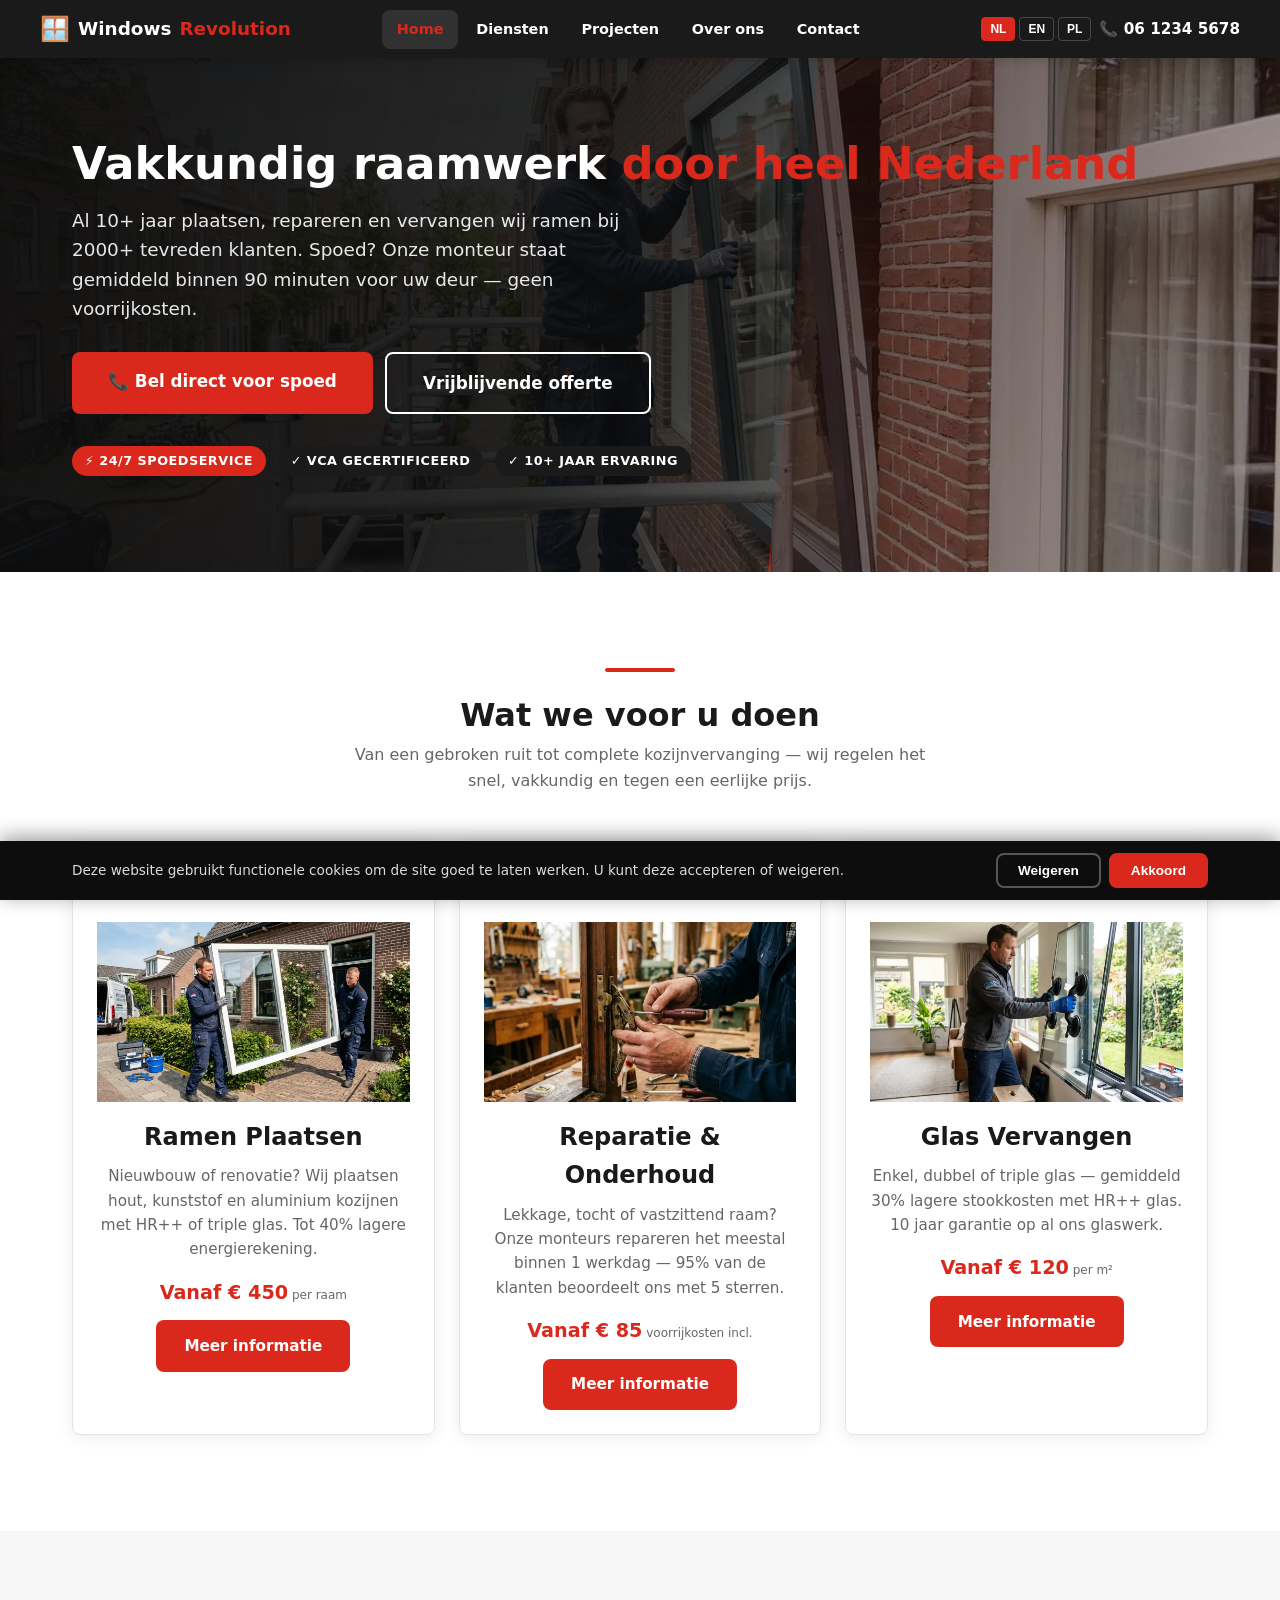
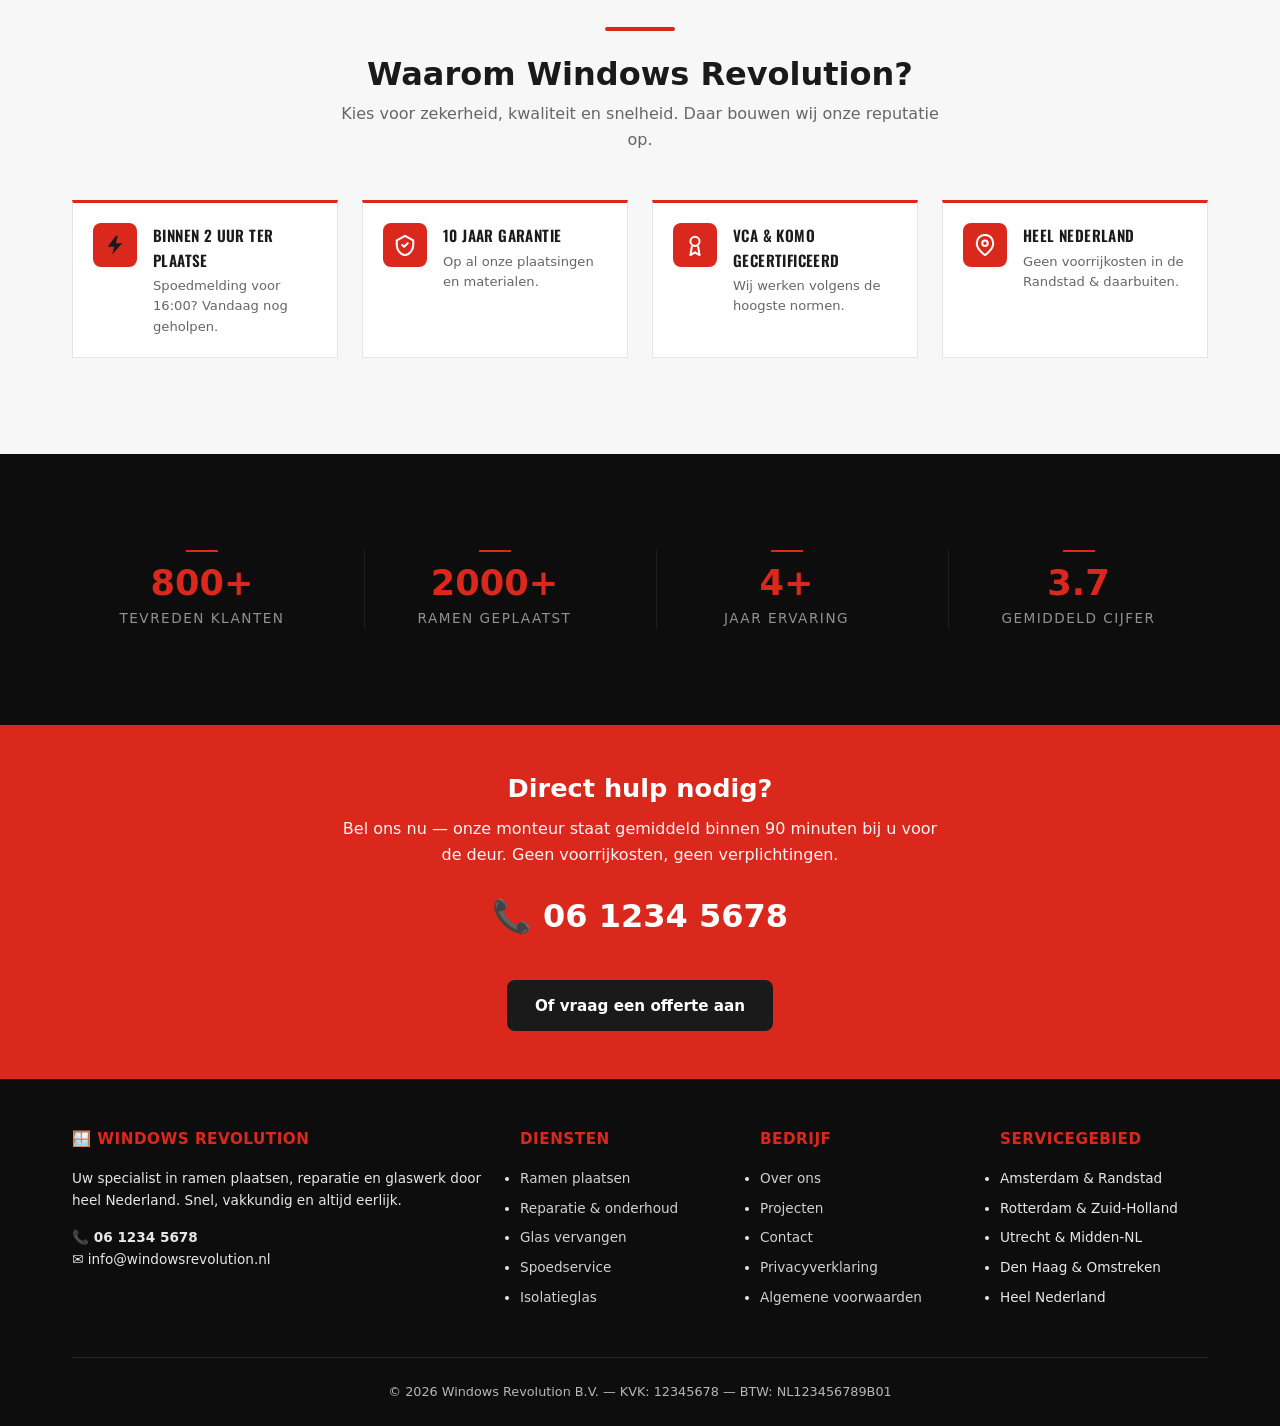
<file: index.html>
<!DOCTYPE html>
<html lang="nl" data-i18n-page="index">
<head>
<meta charset="UTF-8">
<meta name="viewport" content="width=device-width, initial-scale=1.0">
<meta property="og:title" content="Windows Revolution | Ramen Plaatsen & Reparatie | Heel Nederland">
<meta property="og:description" content="Windows Revolution — specialist in ramen plaatsen, reparatie en glas vervangen. Spoedservice in heel Nederland. Bel direct!">
<meta property="og:type" content="website">
<meta property="og:url" content="https://windowsrevolution.nl/">
<meta property="og:site_name" content="Windows Revolution">
<meta property="og:locale" content="nl_NL">
<meta name="twitter:card" content="summary_large_image">
<meta property="og:image" content="https://windowsrevolution.nl/images/hero.webp">
<meta property="og:image:width" content="1200">
<meta property="og:image:height" content="630">
<link rel="canonical" href="https://windowsrevolution.nl/">
<link rel="alternate" hreflang="nl" href="https://windowsrevolution.nl/" />
<link rel="alternate" hreflang="en" href="https://windowsrevolution.nl/?lang=en" />
<link rel="alternate" hreflang="pl" href="https://windowsrevolution.nl/?lang=pl" />
<link rel="alternate" hreflang="x-default" href="https://windowsrevolution.nl/" />
<meta name="description" content="Windows Revolution — specialist in ramen plaatsen, reparatie en glas vervangen. Spoedservice in heel Nederland. Bel direct!">
<title data-i18n="page-title-home">Windows Revolution | Ramen Plaatsen & Reparatie | Heel Nederland</title>
<link rel="preconnect" href="https://fonts.googleapis.com">
<link rel="preconnect" href="https://fonts.gstatic.com" crossorigin>
<link rel="stylesheet" href="https://fonts.googleapis.com/css2?family=Oswald:wght@400;500;600;700&display=swap">
<link rel="stylesheet" href="css/style.css?v=1">
<link rel="icon" type="image/svg+xml" href="data:image/svg+xml,<svg xmlns='http://www.w3.org/2000/svg' viewBox='0 0 100 100'><rect width='100' height='100' rx='20' fill='%231A1A1A'/><text x='50' y='68' text-anchor='middle' font-size='50' font-weight='800' fill='%23DA291C'>WR</text></svg>">
<script type="application/ld+json">
{
  "@context": "https://schema.org",
  "@type": "LocalBusiness",
  "name": "Windows Revolution",
  "description": "Specialist in ramen plaatsen, reparatie en glas vervangen door heel Nederland.",
  "telephone": "+316****5678",
  "email": "info@windowsrevolution.nl",
  "address": {
    "@type": "PostalAddress",
    "streetAddress": "Straatnaam 123",
    "postalCode": "1234 AB",
    "addressLocality": "Amsterdam",
    "addressCountry": "NL"
  },
  "openingHoursSpecification": [
    {"@type": "OpeningHoursSpecification", "dayOfWeek": ["Monday","Tuesday","Wednesday","Thursday","Friday"], "opens": "07:00", "closes": "19:00"},
    {"@type": "OpeningHoursSpecification", "dayOfWeek": "Saturday", "opens": "08:00", "closes": "16:00"}
  ],
  "priceRange": "\u20ac\u20ac",
  "areaServed": ["Amsterdam","Rotterdam","Den Haag","Utrecht","Haarlem","Leiden","Almere","Amersfoort","Eindhoven"],
  "url": "https://windowsrevolution.nl",
  "sameAs": ["https://www.facebook.com/windowsrevolution","https://www.instagram.com/windowsrevolution"]
}
</script>
</head>
<body>
<a href="#main-content" class="skip-to-content" data-i18n="skip-to-content">Doorgaan naar inhoud</a>


<header class="site-header">
  <div class="container header-inner">
    <a class='logo' href='./'>
      <span class="logo-icon">🪟</span>
      Windows<span>Revolution</span>
    </a>

    <nav class="main-nav">
      <ul>
        <li><a class='active' data-i18n='nav-home' href='./'>Home</a></li>
        <li><a data-i18n='nav-diensten' href='diensten.html'>Diensten</a></li>
        <li><a data-i18n='nav-projecten' href='projecten.html'>Projecten</a></li>
        <li><a data-i18n='nav-over-ons' href='over-ons.html'>Over ons</a></li>
        <li><a data-i18n='nav-contact' href='contact.html'>Contact</a></li>
      </ul>
    </nav>

    <div style="display:flex;align-items:center;gap:.5rem">
      <div class="lang-switch">
        <button class="active" title="Nederlands" data-lang="nl" type="button">NL</button>
        <button title="English" data-lang="en" type="button">EN</button>
        <button title="Polski" data-lang="pl" type="button">PL</button>
      </div>
      <div class="header-cta">
        <a href="tel:+316****5678" data-i18n="header-phone">06 1234 5678</a>
      </div>
      <button class="hamburger" aria-label="Menu" data-i18n-aria="hamburger-label">
        <span></span><span></span><span></span>
      </button>
    </div>
  </div>
</header>


<section class="hero" id="main-content" style="background:linear-gradient(105deg,rgba(13,13,13,.97) 0%,rgba(13,13,13,.88) 45%,rgba(13,13,13,.55) 75%,rgba(13,13,13,.3) 100%),url('images/hero.webp') center right/cover no-repeat">
  <div class="container">
    <h1 data-i18n-html="hero-title">Vakkundig raamwerk <span>door heel Nederland</span></h1>
    <p data-i18n="hero-subtitle">Al 10+ jaar plaatsen, repareren en vervangen wij ramen bij 2000+ tevreden klanten. Spoed? Onze monteur staat gemiddeld binnen 90 minuten voor uw deur — geen voorrijkosten.</p>
    <div class="hero-buttons">
      <a href="tel:+316****5678" class="btn btn-primary btn-large" data-i18n="hero-btn-emergency">📞 Bel direct voor spoed</a>
      <a class='btn btn-outline btn-large' data-i18n='hero-btn-quote' href='contact.html'>Vrijblijvende offerte</a>
    </div>
    <div class="hero-badges">
      <span class="badge badge-urgent" data-i18n="hero-badge-1">⚡ 24/7 Spoedservice</span>
      <span class="badge badge-info" data-i18n="hero-badge-2">✓ VCA Gecertificeerd</span>
      <span class="badge badge-info" data-i18n="hero-badge-3">✓ 10+ jaar ervaring</span>
    </div>
  </div>
</section>


<section class="section">
  <div class="container">
    <div class="section-header">
      <span class="accent"></span>
      <h2 data-i18n="section-services-title">Wat we voor u doen</h2>
      <p data-i18n="section-services-sub">Van een gebroken ruit tot complete kozijnvervanging — wij regelen het snel, vakkundig en tegen een eerlijke prijs.</p>
    </div>
    <div class="services-grid">
      <div class="service-card">
        <div class="service-card-head">
          <span class="cat">Dienst 01</span>
          <span class="cat-icon">🪟</span>
        </div>
        <div class="service-card-body">
        <img loading="lazy" src="images/service-ramen-plaatsen.webp" alt="Ramen plaatsen" data-i18n-alt="service-1-alt" class="card-img">
        <h3 data-i18n="service-1-title">Ramen Plaatsen</h3>
          <p data-i18n="service-1-desc">Nieuwbouw of renovatie? Wij plaatsen hout, kunststof en aluminium kozijnen met HR++ of triple glas. Tot 40% lagere energierekening.</p>
          <div class="price" data-i18n-html="service-1-price">Vanaf <strong>€ 450</strong><small> per raam</small></div>
          <a class='btn btn-primary' data-i18n='service-1-cta' href='diensten.html' style='margin-top:.75rem'>Meer informatie</a>
        </div>
      </div>
      <div class="service-card">
        <div class="service-card-head">
          <span class="cat">Dienst 02</span>
          <span class="cat-icon">🔧</span>
        </div>
        <div class="service-card-body">
        <img loading="lazy" src="images/service-reparatie.webp" alt="Reparatie & onderhoud" data-i18n-alt="service-2-alt" class="card-img">
        <h3 data-i18n="service-2-title">Reparatie & Onderhoud</h3>
          <p data-i18n="service-2-desc">Lekkage, tocht of vastzittend raam? Onze monteurs repareren het meestal binnen 1 werkdag — 95% van de klanten beoordeelt ons met 5 sterren.</p>
          <div class="price" data-i18n-html="service-2-price">Vanaf <strong>€ 85</strong><small> voorrijkosten incl.</small></div>
          <a class='btn btn-primary' data-i18n='service-2-cta' href='diensten.html' style='margin-top:.75rem'>Meer informatie</a>
        </div>
      </div>
      <div class="service-card">
        <div class="service-card-head">
          <span class="cat">Dienst 03</span>
          <span class="cat-icon">✦</span>
        </div>
        <div class="service-card-body">
        <img loading="lazy" src="images/service-glas-vervangen.webp" alt="Glas vervangen" data-i18n-alt="service-3-alt" class="card-img">
        <h3 data-i18n="service-3-title">Glas Vervangen</h3>
          <p data-i18n="service-3-desc">Enkel, dubbel of triple glas — gemiddeld 30% lagere stookkosten met HR++ glas. 10 jaar garantie op al ons glaswerk.</p>
          <div class="price" data-i18n-html="service-3-price">Vanaf <strong>€ 120</strong><small> per m²</small></div>
          <a class='btn btn-primary' data-i18n='service-3-cta' href='diensten.html' style='margin-top:.75rem'>Meer informatie</a>
        </div>
      </div>
    </div>
  </div>
</section>


<section class="section trust-section">
  <div class="container">
    <div class="section-header">
      <span class="accent"></span>
      <h2 data-i18n="trust-title">Waarom Windows Revolution?</h2>
      <p data-i18n="trust-sub">Kies voor zekerheid, kwaliteit en snelheid. Daar bouwen wij onze reputatie op.</p>
    </div>
    <div class="trust-grid">
      <div class="trust-item">
        <div class="icon-box"><svg viewBox="0 0 24 24"><path d="M13 2L4 14h7l-2 8 11-12h-7l2-8z" fill="currentColor" stroke="none"/></svg></div>
        <div>
          <h4 data-i18n="trust-1-title">Binnen 2 uur ter plaatse</h4>
          <p data-i18n="trust-1-desc">Spoedmelding voor 16:00? Vandaag nog geholpen.</p>
        </div>
      </div>
      <div class="trust-item">
        <div class="icon-box"><svg viewBox="0 0 24 24"><path d="M12 2L3 7v5c0 5.25 3.75 10.15 9 11.25C17.25 22.15 21 17.25 21 12V7L12 2Z"/><polyline points="9,12 11,14 15,10"/></svg></div>
        <div>
          <h4 data-i18n="trust-2-title">10 jaar garantie</h4>
          <p data-i18n="trust-2-desc">Op al onze plaatsingen en materialen.</p>
        </div>
      </div>
      <div class="trust-item">
        <div class="icon-box"><svg viewBox="0 0 24 24"><circle cx="12" cy="8" r="5"/><path d="M8.56 13.8L7 23l5-3 5 3-1.56-9.2"/></svg></div>
        <div>
          <h4 data-i18n="trust-3-title">VCA & KOMO gecertificeerd</h4>
          <p data-i18n="trust-3-desc">Wij werken volgens de hoogste normen.</p>
        </div>
      </div>
      <div class="trust-item">
        <div class="icon-box"><svg viewBox="0 0 24 24"><path d="M21 10c0 7-9 13-9 13S3 17 3 10a9 9 0 0118 0z"/><circle cx="12" cy="10" r="3"/></svg></div>
        <div>
          <h4 data-i18n="trust-4-title">Heel Nederland</h4>
          <p data-i18n="trust-4-desc">Geen voorrijkosten in de Randstad & daarbuiten.</p>
        </div>
      </div>
    </div>
  </div>
</section>


<section class="section stats-section">
  <div class="container">
    <div class="stats-grid">
      <div class="stat-item">
        <span class="stat-number" data-i18n="stat-1-num">2000+</span>
        <span class="stat-label" data-i18n="stat-1-label">Tevreden klanten</span>
      </div>
      <div class="stat-item">
        <span class="stat-number" data-i18n="stat-2-num">5000+</span>
        <span class="stat-label" data-i18n="stat-2-label">Ramen geplaatst</span>
      </div>
      <div class="stat-item">
        <span class="stat-number" data-i18n="stat-3-num">10+</span>
        <span class="stat-label" data-i18n="stat-3-label">Jaar ervaring</span>
      </div>
      <div class="stat-item">
        <span class="stat-number" data-i18n="stat-4-num">9.3</span>
        <span class="stat-label" data-i18n="stat-4-label">Gemiddeld cijfer</span>
      </div>
    </div>
  </div>
</section>


<section class="cta-banner">
  <div class="container">
    <h2 data-i18n="cta-title">Direct hulp nodig?</h2>
    <p data-i18n="cta-sub">Bel ons nu — onze monteur staat gemiddeld binnen 90 minuten bij u voor de deur. Geen voorrijkosten, geen verplichtingen.</p>
    <a href="tel:+316****5678" class="phone" data-i18n="cta-phone">📞 06 1234 5678</a>
    <br>
    <a class='btn' data-i18n='cta-btn' href='contact.html' style='background:var(--black);color:var(--white)'>Of vraag een offerte aan</a>
  </div>
</section>


<footer class="site-footer">
  <div class="container">
    <div class="footer-grid">
      <div class="footer-col">
        <h4 data-i18n="footer-about-title">🪟 Windows Revolution</h4>
        <p data-i18n="footer-about">Uw specialist in ramen plaatsen, reparatie en glaswerk door heel Nederland. Snel, vakkundig en altijd eerlijk.</p>
        <p style="margin-top:1rem"><strong data-i18n="footer-phone">📞 06 1234 5678</strong><br>✉️ info@windowsrevolution.nl</p>
      </div>
      <div class="footer-col">
        <h4 data-i18n="footer-diensten">Diensten</h4>
        <ul>
          <li><a data-i18n='footer-d1' href='diensten.html'>Ramen plaatsen</a></li>
          <li><a data-i18n='footer-d2' href='diensten.html'>Reparatie & onderhoud</a></li>
          <li><a data-i18n='footer-d3' href='diensten.html'>Glas vervangen</a></li>
          <li><a data-i18n='footer-d4' href='diensten.html'>Spoedservice</a></li>
          <li><a data-i18n='footer-d5' href='diensten.html'>Isolatieglas</a></li>
        </ul>
      </div>
      <div class="footer-col">
        <h4 data-i18n="footer-bedrijf">Bedrijf</h4>
        <ul>
          <li><a data-i18n='footer-b1' href='over-ons.html'>Over ons</a></li>
          <li><a data-i18n='footer-b2' href='projecten.html'>Projecten</a></li>
          <li><a data-i18n='footer-b3' href='contact.html'>Contact</a></li>
          <li><a data-i18n="footer-b4" href="privacy.html">Privacyverklaring</a></li>
          <li><a data-i18n="footer-b5" href="terms.html">Algemene voorwaarden</a></li>
        </ul>
      </div>
      <div class="footer-col">
        <h4 data-i18n="footer-servicegebied">Servicegebied</h4>
        <ul>
          <li data-i18n="footer-s1">Amsterdam & Randstad</li>
          <li data-i18n="footer-s2">Rotterdam & Zuid-Holland</li>
          <li data-i18n="footer-s3">Utrecht & Midden-NL</li>
          <li data-i18n="footer-s4">Den Haag & Omstreken</li>
          <li data-i18n="footer-s5">Heel Nederland</li>
        </ul>
      </div>
    </div>
    <div class="footer-bottom">
      <p data-i18n="footer-legal">© <span id="current-year">2026</span> Windows Revolution B.V. — KVK: 12345678 — BTW: NL123456789B01</p>
    </div>
  </div>
</footer>


<div id="cookie-bar" class="cookie-bar">
  <div class="container">
    <p data-i18n="cookie-text">Deze website gebruikt functionele cookies om de site goed te laten werken. U kunt deze accepteren of weigeren.</p>
    <div class="cookie-buttons">
      <button class="cookie-btn cookie-btn--decline" data-i18n="cookie-decline">Weigeren</button>
      <button class="cookie-btn cookie-btn--accept" data-i18n="cookie-accept">Akkoord</button>
    </div>
  </div>
</div>

<div class="mobile-cta">
  <a href="tel:+316****5678" class="btn btn-primary" data-i18n="mobile-call">📞 Bel direct</a>
  <a class='btn btn-outline' data-i18n='mobile-quote' href='contact.html'>Offerte</a>
</div>

<script src="js/i18n.js"></script>
<script src="js/main.js"></script>
</body>
</html>
</file>
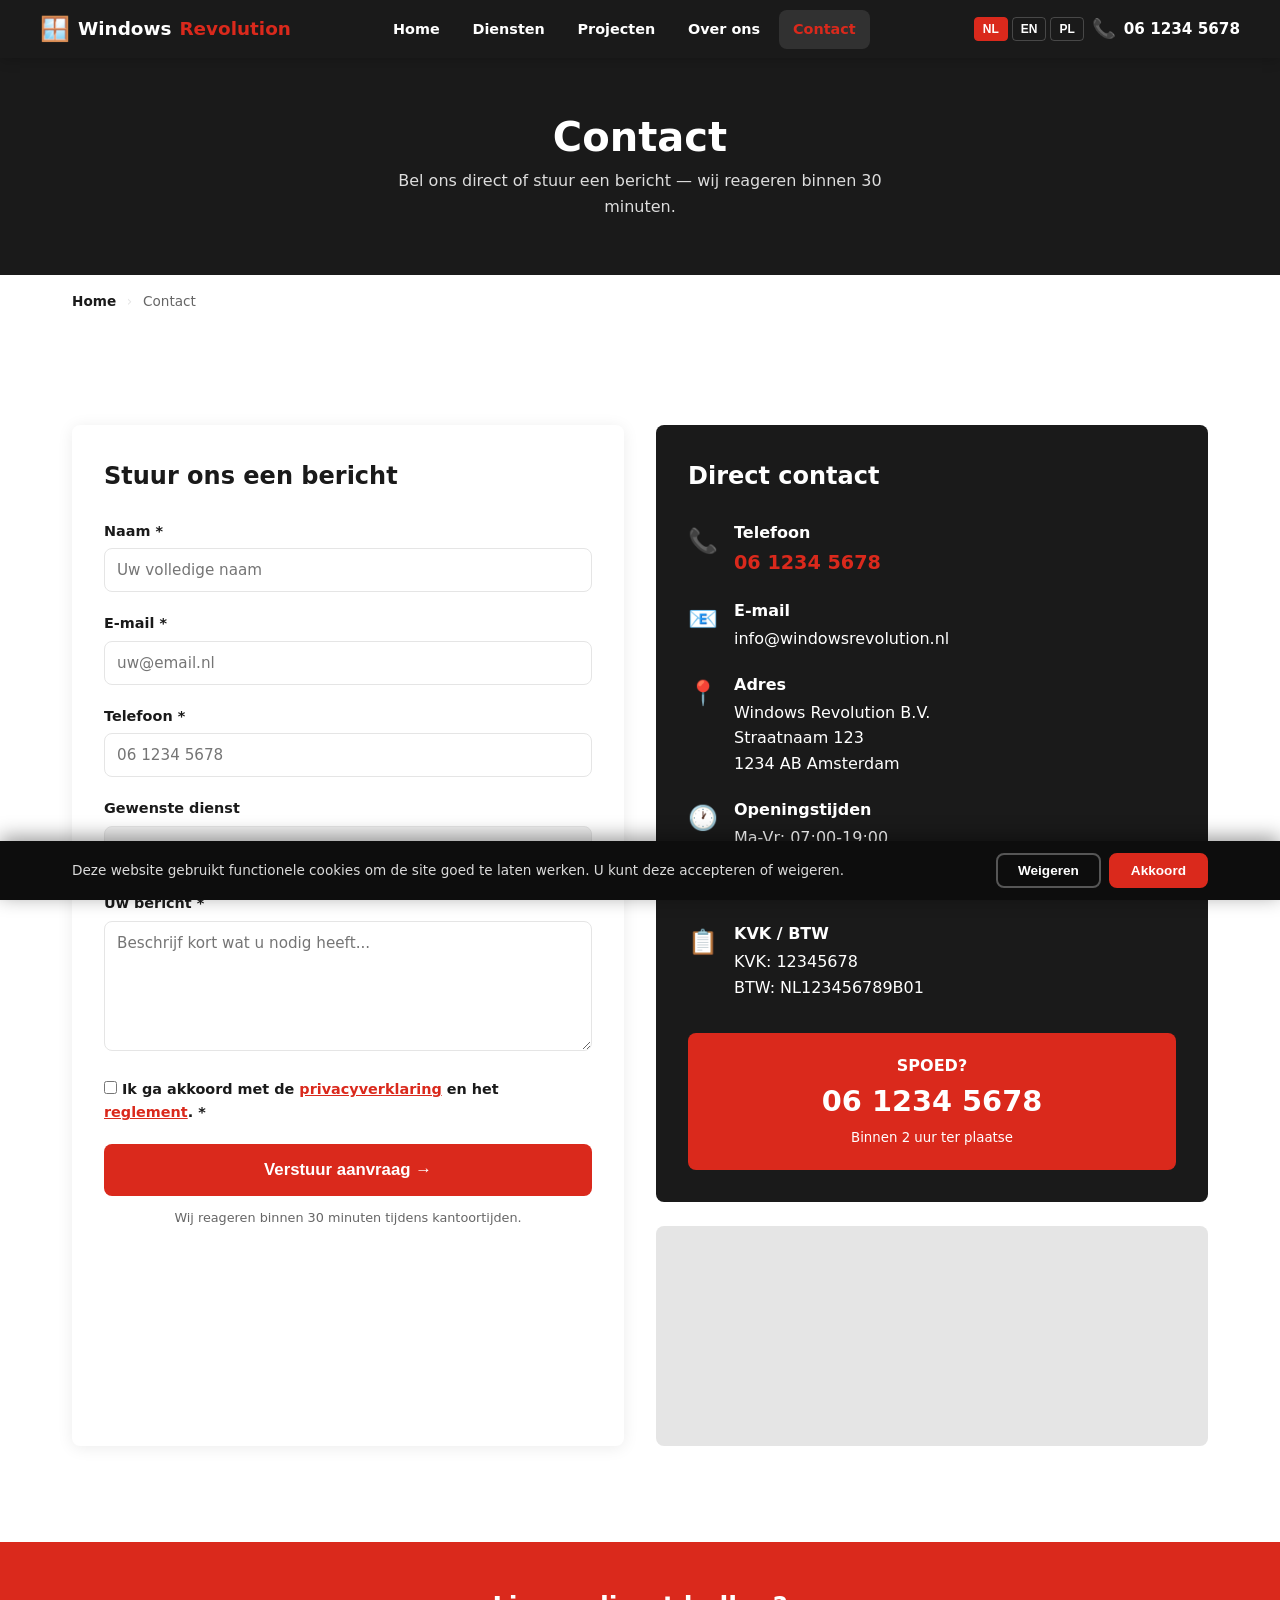
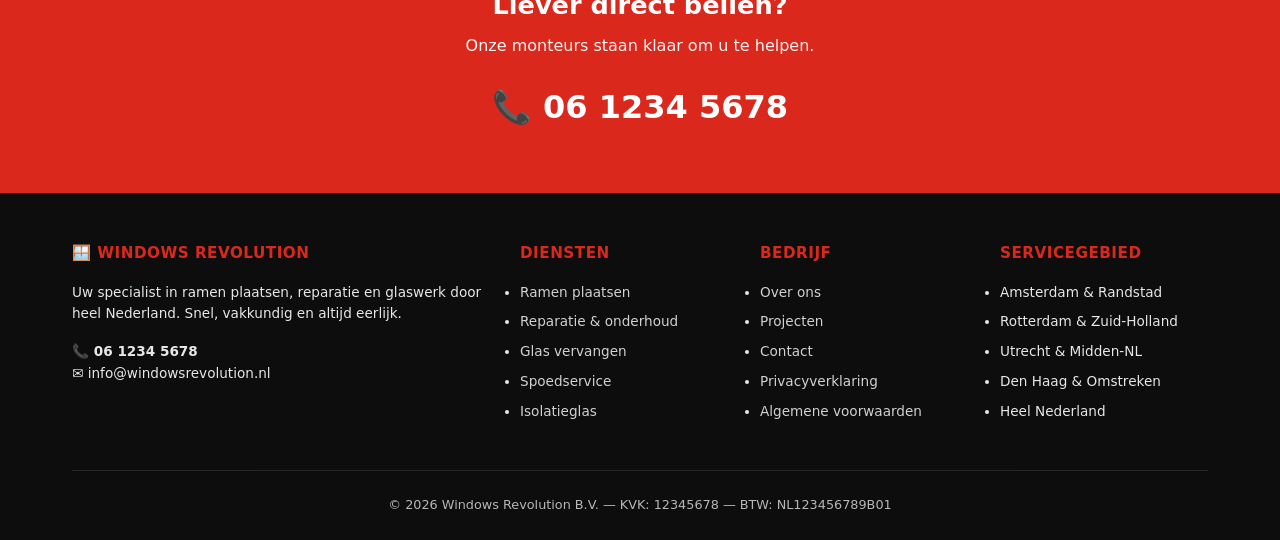
<file: contact.html>
<!DOCTYPE html>
<html lang="nl" data-i18n-page="contact">
<head>
<meta charset="UTF-8">
<meta name="viewport" content="width=device-width, initial-scale=1.0">
<meta property="og:title" content="Contact | Windows Revolution | Offerte Aanvragen">
<meta property="og:description" content="Contact met Windows Revolution — bel of stuur een bericht voor ramen plaatsen, reparatie of glas vervangen. Vrijblijvende offerte.">
<meta property="og:type" content="website">
<meta property="og:url" content="https://windowsrevolution.nl/contact.html">
<meta property="og:site_name" content="Windows Revolution">
<meta property="og:locale" content="nl_NL">
<meta name="twitter:card" content="summary_large_image">
<meta property="og:image" content="https://windowsrevolution.nl/images/hero.webp">
<meta property="og:image:width" content="1200">
<meta property="og:image:height" content="630">
<link rel="canonical" href="https://windowsrevolution.nl/contact.html">
<link rel="alternate" hreflang="nl" href="https://windowsrevolution.nl/contact.html" />
<link rel="alternate" hreflang="en" href="https://windowsrevolution.nl/contact.html?lang=en" />
<link rel="alternate" hreflang="pl" href="https://windowsrevolution.nl/contact.html?lang=pl" />
<link rel="alternate" hreflang="x-default" href="https://windowsrevolution.nl/contact.html" />
<meta name="description" content="Contact met Windows Revolution — bel of stuur een bericht voor ramen plaatsen, reparatie of glas vervangen. Vrijblijvende offerte.">
<title data-i18n="contact-page-title">Contact | Windows Revolution</title>
<link rel="preconnect" href="https://fonts.googleapis.com">
<link rel="preconnect" href="https://fonts.gstatic.com" crossorigin>
<link rel="stylesheet" href="https://fonts.googleapis.com/css2?family=Oswald:wght@400;500;600;700&display=swap">
<link rel="stylesheet" href="css/style.css?v=1">
<link rel="icon" type="image/svg+xml" href="data:image/svg+xml,<svg xmlns='http://www.w3.org/2000/svg' viewBox='0 0 100 100'><rect width='100' height='100' rx='20' fill='%231A1A1A'/><text x='50' y='68' text-anchor='middle' font-size='50' font-weight='800' fill='%23DA291C'>WR</text></svg>">
<script type="application/ld+json">
{
  "@context": "https://schema.org",
  "@type": "LocalBusiness",
  "name": "Windows Revolution",
  "description": "Specialist in ramen plaatsen, reparatie en glas vervangen door heel Nederland.",
  "telephone": "+316****5678",
  "email": "info@windowsrevolution.nl",
  "address": {
    "@type": "PostalAddress",
    "streetAddress": "Straatnaam 123",
    "postalCode": "1234 AB",
    "addressLocality": "Amsterdam",
    "addressCountry": "NL"
  },
  "openingHoursSpecification": [
    {"@type": "OpeningHoursSpecification", "dayOfWeek": ["Monday","Tuesday","Wednesday","Thursday","Friday"], "opens": "07:00", "closes": "19:00"},
    {"@type": "OpeningHoursSpecification", "dayOfWeek": "Saturday", "opens": "08:00", "closes": "16:00"}
  ],
  "priceRange": "\u20ac\u20ac",
  "areaServed": ["Amsterdam","Rotterdam","Den Haag","Utrecht","Haarlem","Leiden","Almere","Amersfoort","Eindhoven"],
  "url": "https://windowsrevolution.nl",
  "sameAs": ["https://www.facebook.com/windowsrevolution","https://www.instagram.com/windowsrevolution"]
}
</script>
<script type="application/ld+json">
{
  "@context": "https://schema.org",
  "@type": "BreadcrumbList",
  "itemListElement": [
    {"@type": "ListItem", "position": 1, "name": "Home", "item": "https://windowsrevolution.nl/"},
    {"@type": "ListItem", "position": 2, "name": "Contact", "item": "https://windowsrevolution.nl/contact.html"}
  ]
}
</script>
</head>
<body>
<a href="#main-content" class="skip-to-content" data-i18n="skip-to-content">Doorgaan naar inhoud</a>

<header class="site-header">
  <div class="container header-inner">
    <a class='logo' href='./'><span class="logo-icon">🪟</span>Windows<span>Revolution</span></a>
<nav class="main-nav">
      <ul>
        <li><a data-i18n='nav-home' href='./'>Home</a></li>
        <li><a data-i18n='nav-diensten' href='diensten.html'>Diensten</a></li>
        <li><a data-i18n='nav-projecten' href='projecten.html'>Projecten</a></li>
        <li><a data-i18n='nav-over-ons' href='over-ons.html'>Over ons</a></li>
        <li><a class='active' data-i18n='nav-contact' href='contact.html'>Contact</a></li>
      </ul>
    </nav>
    <div style="display:flex;align-items:center;gap:.5rem">
<div class="lang-switch"><button class="active" title="Nederlands" data-lang="nl" type="button">NL</button><button title="English" data-lang="en" type="button">EN</button><button title="Polski" data-lang="pl" type="button">PL</button></div>
      <div class="header-cta"><span class="icon">📞</span><a href="tel:+316****5678">06 1234 5678</a></div>
      <button class="hamburger" aria-label="Menu" data-i18n-aria="hamburger-label"><span></span><span></span><span></span></button>
    </div>
  </div>
</header>

<section class="page-hero" id="main-content">
  <div class="container">
    <h1 data-i18n="contact-hero-title">Contact</h1>
    <p data-i18n="contact-hero-sub">Bel ons direct of stuur een bericht — wij reageren binnen 30 minuten.</p>
  </div>
</section>
<div class="breadcrumbs"><div class="container"><a href='./' data-i18n="nav-home">Home</a> <span class="sep">›</span> <span data-i18n="contact-hero-title">Contact</span></div></div>

<section class="section">
  <div class="container">
    <div class="contact-grid">

      <!-- FORM -->
      <div class="contact-form">
        <h3 data-i18n="contact-form-title">Stuur ons een bericht</h3>
        <form id="contact-form" method="POST" action="#">
          <div class="form-group">
            <label for="name" data-i18n="contact-form-name">Naam *</label>
            <input type="text" id="name" name="name" autocomplete="name" data-i18n-placeholder="contact-form-placeholder-name" placeholder="Uw volledige naam" required>
          </div>
          <div class="form-group">
            <label for="email" data-i18n="contact-form-email">E-mail *</label>
            <input type="email" id="email" name="email" autocomplete="email" data-i18n-placeholder="contact-form-placeholder-email" placeholder="uw@email.nl" required>
          </div>
          <div class="form-group">
            <label for="phone" data-i18n="contact-form-phone">Telefoon *</label>
            <input type="tel" id="phone" name="phone" autocomplete="tel" data-i18n-placeholder="contact-form-placeholder-phone" placeholder="06 1234 5678" required>
          </div>
          <div class="form-group">
            <label for="service" data-i18n="contact-form-service">Gewenste dienst</label>
            <select id="service" name="service">
              <option value="" data-i18n="contact-form-service-opt">— Maak een keuze —</option>
              <option value="plaatsen" data-i18n="contact-form-service-plaatsen">Ramen plaatsen</option>
              <option value="reparatie" data-i18n="contact-form-service-reparatie">Reparatie & onderhoud</option>
              <option value="glas" data-i18n="contact-form-service-glas">Glas vervangen</option>
              <option value="spoed" data-i18n="contact-form-service-spoed">Spoedservice (24/7)</option>
              <option value="advies" data-i18n="contact-form-service-advies">Vrijblijvend advies</option>
              <option value="anders" data-i18n="contact-form-service-anders">Anders</option>
            </select>
          </div>
          <div class="form-group">
            <label for="message" data-i18n="contact-form-message">Uw bericht *</label>
            <textarea id="message" name="message" data-i18n-placeholder="contact-form-placeholder-message" placeholder="Beschrijf kort wat u nodig heeft..." required></textarea>
          </div>
          <div class="form-submit">
            <div class="form-group">
              <label class="consent-label">
                <input type="checkbox" id="consent" name="consent" required>
                <span data-i18n-html="contact-form-consent">Ik ga akkoord met de <a href='privacy.html' target='_blank' rel='noopener noreferrer'>privacyverklaring</a> en het <a href='terms.html' target='_blank' rel='noopener noreferrer'>reglement</a>. *</span>
              </label>
            </div>
            <button type="submit" class="btn btn-primary btn-large" data-i18n="contact-form-submit">Verstuur aanvraag →</button>
          </div>
          <p style="font-size:.8rem;color:var(--gray);margin-top:.75rem;text-align:center" data-i18n="contact-form-note">Wij reageren binnen 30 minuten tijdens kantoortijden.</p>
        </form>
      </div>

      <!-- CONTACT INFO -->
      <div>
        <div class="contact-info">
          <h3 data-i18n="contact-sidebar-title">Direct contact</h3>

          <div class="info-item">
            <span class="info-icon">📞</span>
            <div class="info-text">
              <strong data-i18n="contact-sidebar-phone-label">Telefoon</strong>
              <a href="tel:+316****5678" style="color:var(--red);font-size:1.2rem;font-weight:800">06 1234 5678</a>
            </div>
          </div>

          <div class="info-item">
            <span class="info-icon">📧</span>
            <div class="info-text">
              <strong data-i18n="contact-sidebar-email-label">E-mail</strong>
              <span>info@windowsrevolution.nl</span>
            </div>
          </div>

          <div class="info-item">
            <span class="info-icon">📍</span>
            <div class="info-text">
              <strong data-i18n="contact-sidebar-address-label">Adres</strong>
              <span>Windows Revolution B.V.<br>Straatnaam 123<br>1234 AB Amsterdam</span>
            </div>
          </div>

          <div class="info-item">
            <span class="info-icon">🕐</span>
            <div class="info-text">
              <strong data-i18n="contact-sidebar-hours-label">Openingstijden</strong>
              <span data-i18n="contact-sidebar-hours-weekdays">Ma–Vr: 07:00–19:00</span><br><span data-i18n="contact-sidebar-hours-saturday">Za: 08:00–16:00</span><br><span style="color:var(--red);font-weight:700" data-i18n="contact-sidebar-hours-emergency">Spoed: 24/7 bereikbaar</span>
            </div>
          </div>

          <div class="info-item">
            <span class="info-icon">📋</span>
            <div class="info-text">
              <strong data-i18n="contact-sidebar-kvk-label">KVK / BTW</strong>
              <span>KVK: 12345678<br>BTW: NL123456789B01</span>
            </div>
          </div>

          <div class="emergency">
            <strong data-i18n="contact-sidebar-emergency-title">🚨 SPOED?</strong>
            <div class="big-phone"><a href="tel:+316****5678" style="color:var(--white)">06 1234 5678</a></div>
            <small data-i18n="contact-sidebar-emergency-sub">Binnen 2 uur ter plaatse</small>
          </div>
        </div>

        <!-- Google Maps -->
        <div class="contact-map" style="margin-top:1.5rem;border-radius:var(--radius);overflow:hidden;height:220px">
          <iframe
            src="https://www.google.com/maps/embed?pb=!1m18!1m12!1m3!1d2436.0!2d4.9041!3d52.3676!2m3!1f0!2f0!3f0!3m2!1i1024!2i768!4f13.1!3m3!1m2!1s0x0%3A0x0!2zNTLCsDIyJzAzLjQiTiA0wrA1NCcxNC44IkU!5e0!3m2!1snl!2snl!4v1"
            width="100%" height="220" style="border:0" allowfullscreen="" loading="lazy"
            referrerpolicy="no-referrer-when-downgrade" title="Windows Revolution locatie">
          </iframe>
        </div>
      </div>

    </div>
  </div>
</section>

<section class="cta-banner">
  <div class="container">
<h2 data-i18n="contact-sidebar-cta-title">Liever direct bellen?</h2>
    <p data-i18n="contact-sidebar-cta-sub">Onze monteurs staan klaar om u te helpen.</p>
    <a href="tel:+316****5678" class="phone">📞 06 1234 5678</a>
  </div>
</section>

<footer class="site-footer">
  <div class="container">
    <div class="footer-grid">
      <div class="footer-col">
        <h4 data-i18n="footer-about-title">🪟 Windows Revolution</h4>
        <p data-i18n="footer-about">Uw specialist in ramen plaatsen, reparatie en glaswerk door heel Nederland. Snel, vakkundig en altijd eerlijk.</p>
        <p style="margin-top:1rem"><strong data-i18n="footer-phone">📞 06 1234 5678</strong><br>✉️ info@windowsrevolution.nl</p>
      </div>
      <div class="footer-col">
        <h4 data-i18n="footer-diensten">Diensten</h4>
        <ul>
          <li><a data-i18n='footer-d1' href='diensten.html'>Ramen plaatsen</a></li>
          <li><a data-i18n='footer-d2' href='diensten.html'>Reparatie & onderhoud</a></li>
          <li><a data-i18n='footer-d3' href='diensten.html'>Glas vervangen</a></li>
          <li><a data-i18n='footer-d4' href='diensten.html'>Spoedservice</a></li>
          <li><a data-i18n='footer-d5' href='diensten.html'>Isolatieglas</a></li>
        </ul>
      </div>
      <div class="footer-col">
        <h4 data-i18n="footer-bedrijf">Bedrijf</h4>
        <ul>
          <li><a data-i18n='footer-b1' href='over-ons.html'>Over ons</a></li>
          <li><a data-i18n='footer-b2' href='projecten.html'>Projecten</a></li>
          <li><a data-i18n='footer-b3' href='contact.html'>Contact</a></li>
          <li><a data-i18n='footer-b4' href='privacy.html'>Privacyverklaring</a></li>
          <li><a data-i18n='footer-b5' href='terms.html'>Algemene voorwaarden</a></li>
        </ul>
      </div>
      <div class="footer-col">
        <h4 data-i18n="footer-servicegebied">Servicegebied</h4>
        <ul>
          <li data-i18n="footer-s1">Amsterdam & Randstad</li>
          <li data-i18n="footer-s2">Rotterdam & Zuid-Holland</li>
          <li data-i18n="footer-s3">Utrecht & Midden-NL</li>
          <li data-i18n="footer-s4">Den Haag & Omstreken</li>
          <li data-i18n="footer-s5">Heel Nederland</li>
        </ul>
      </div>
    </div>
    <div class="footer-bottom">
      <p data-i18n="footer-legal">© <span id="current-year">2026</span> Windows Revolution B.V. — KVK: 12345678 — BTW: NL123456789B01</p>
    </div>
  </div>
</footer>

<div id="cookie-bar" class="cookie-bar">
  <div class="container">
    <p data-i18n="cookie-text">Deze website gebruikt functionele cookies om de site goed te laten werken. U kunt deze accepteren of weigeren.</p>
    <div class="cookie-buttons">
      <button class="cookie-btn cookie-btn--decline" data-i18n="cookie-decline">Weigeren</button>
      <button class="cookie-btn cookie-btn--accept" data-i18n="cookie-accept">Akkoord</button>
    </div>
  </div>
</div>

<div class="mobile-cta">
<a href="tel:+316****5678" class="btn btn-primary" data-i18n="mobile-call">📞 Bel direct</a>
  <a class='btn btn-outline' data-i18n='mobile-quote' href='contact.html'>Offerte</a>
</div>

<script src="js/i18n.js"></script>
<script src="js/main.js"></script>
</body>
</html>
</file>
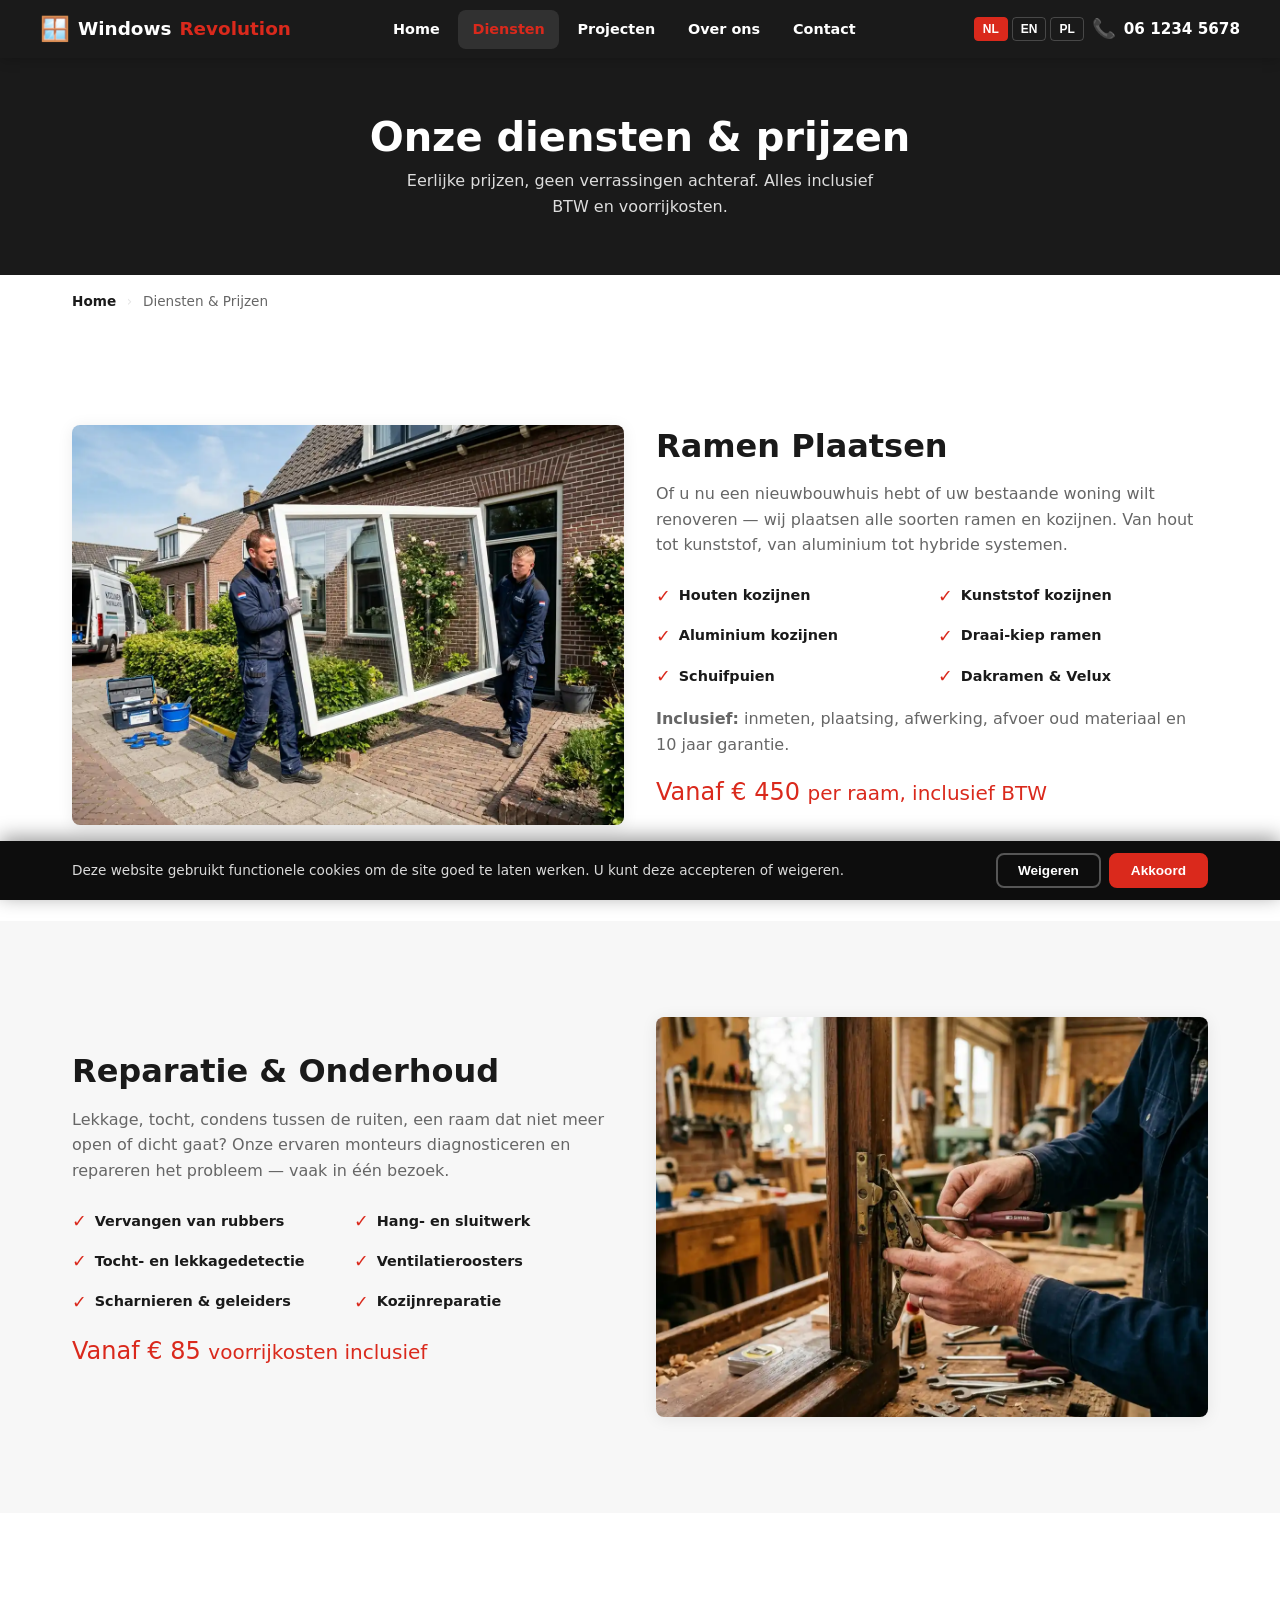
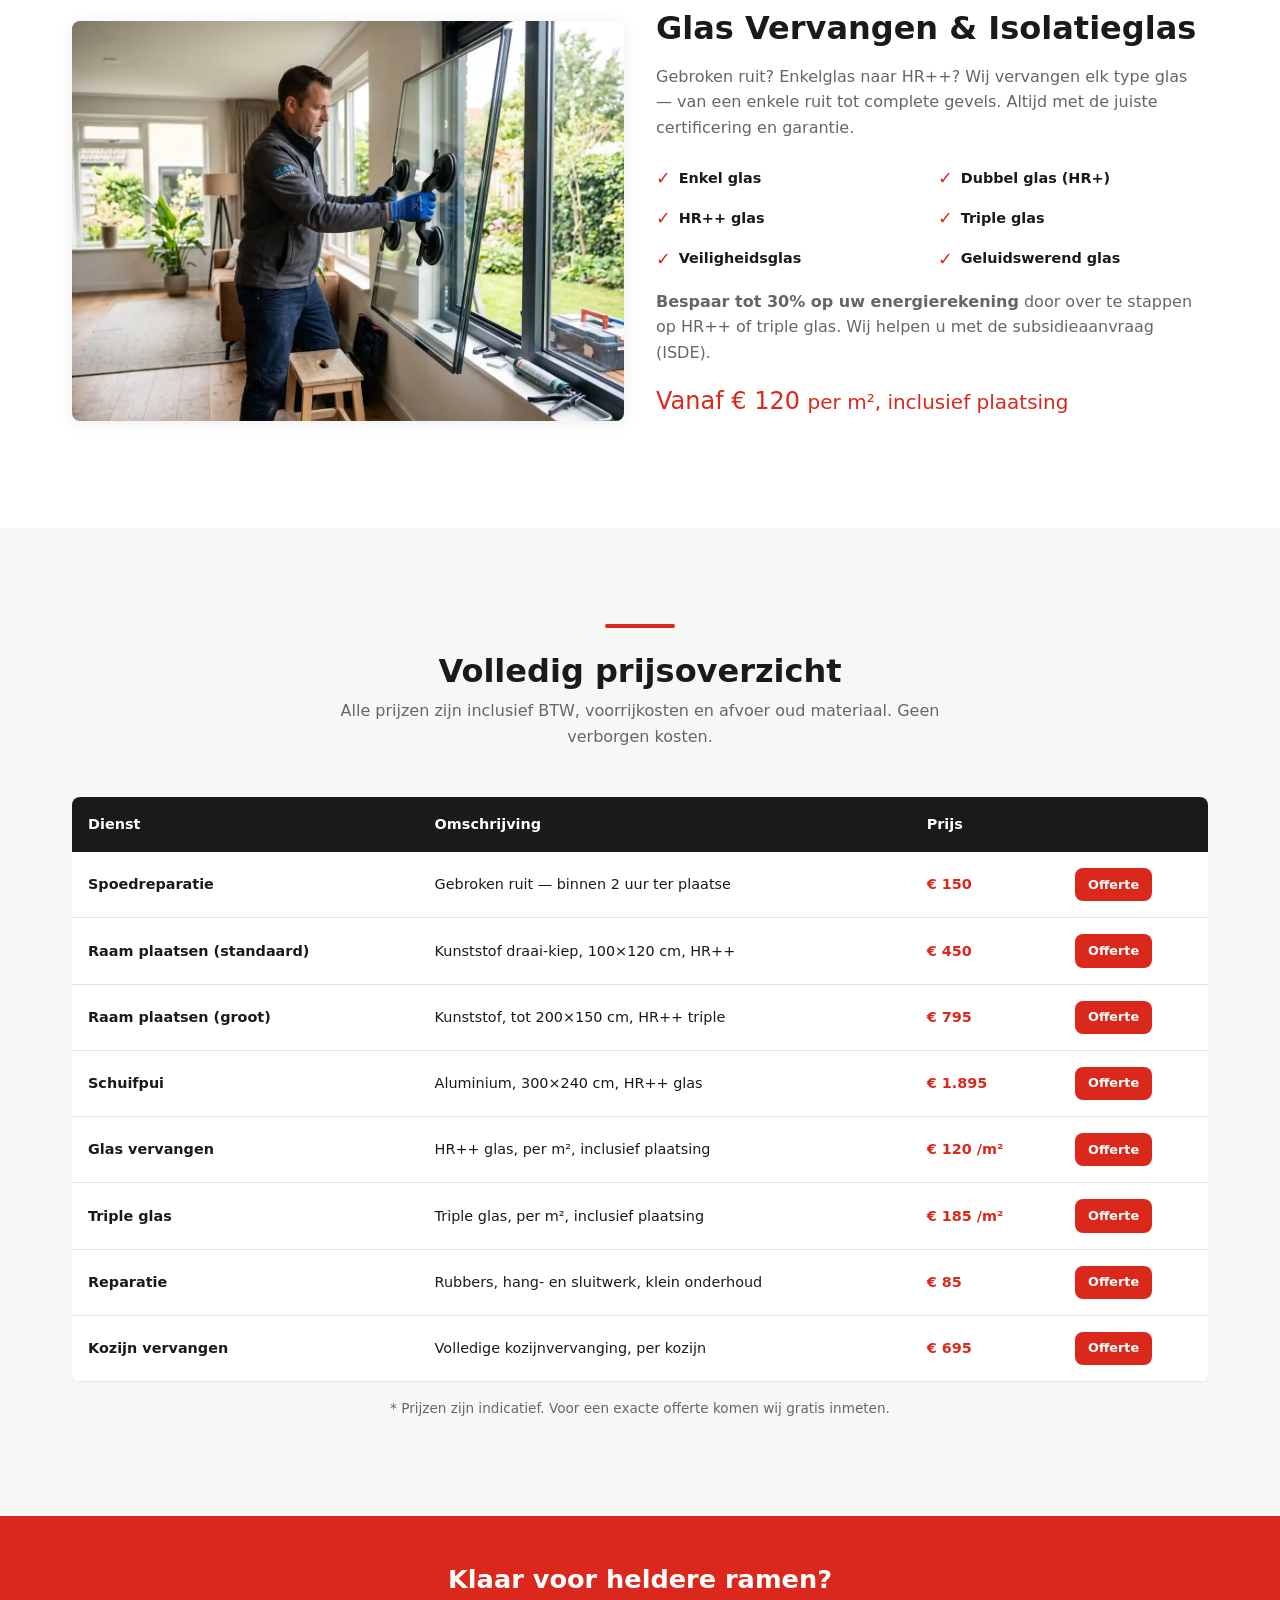
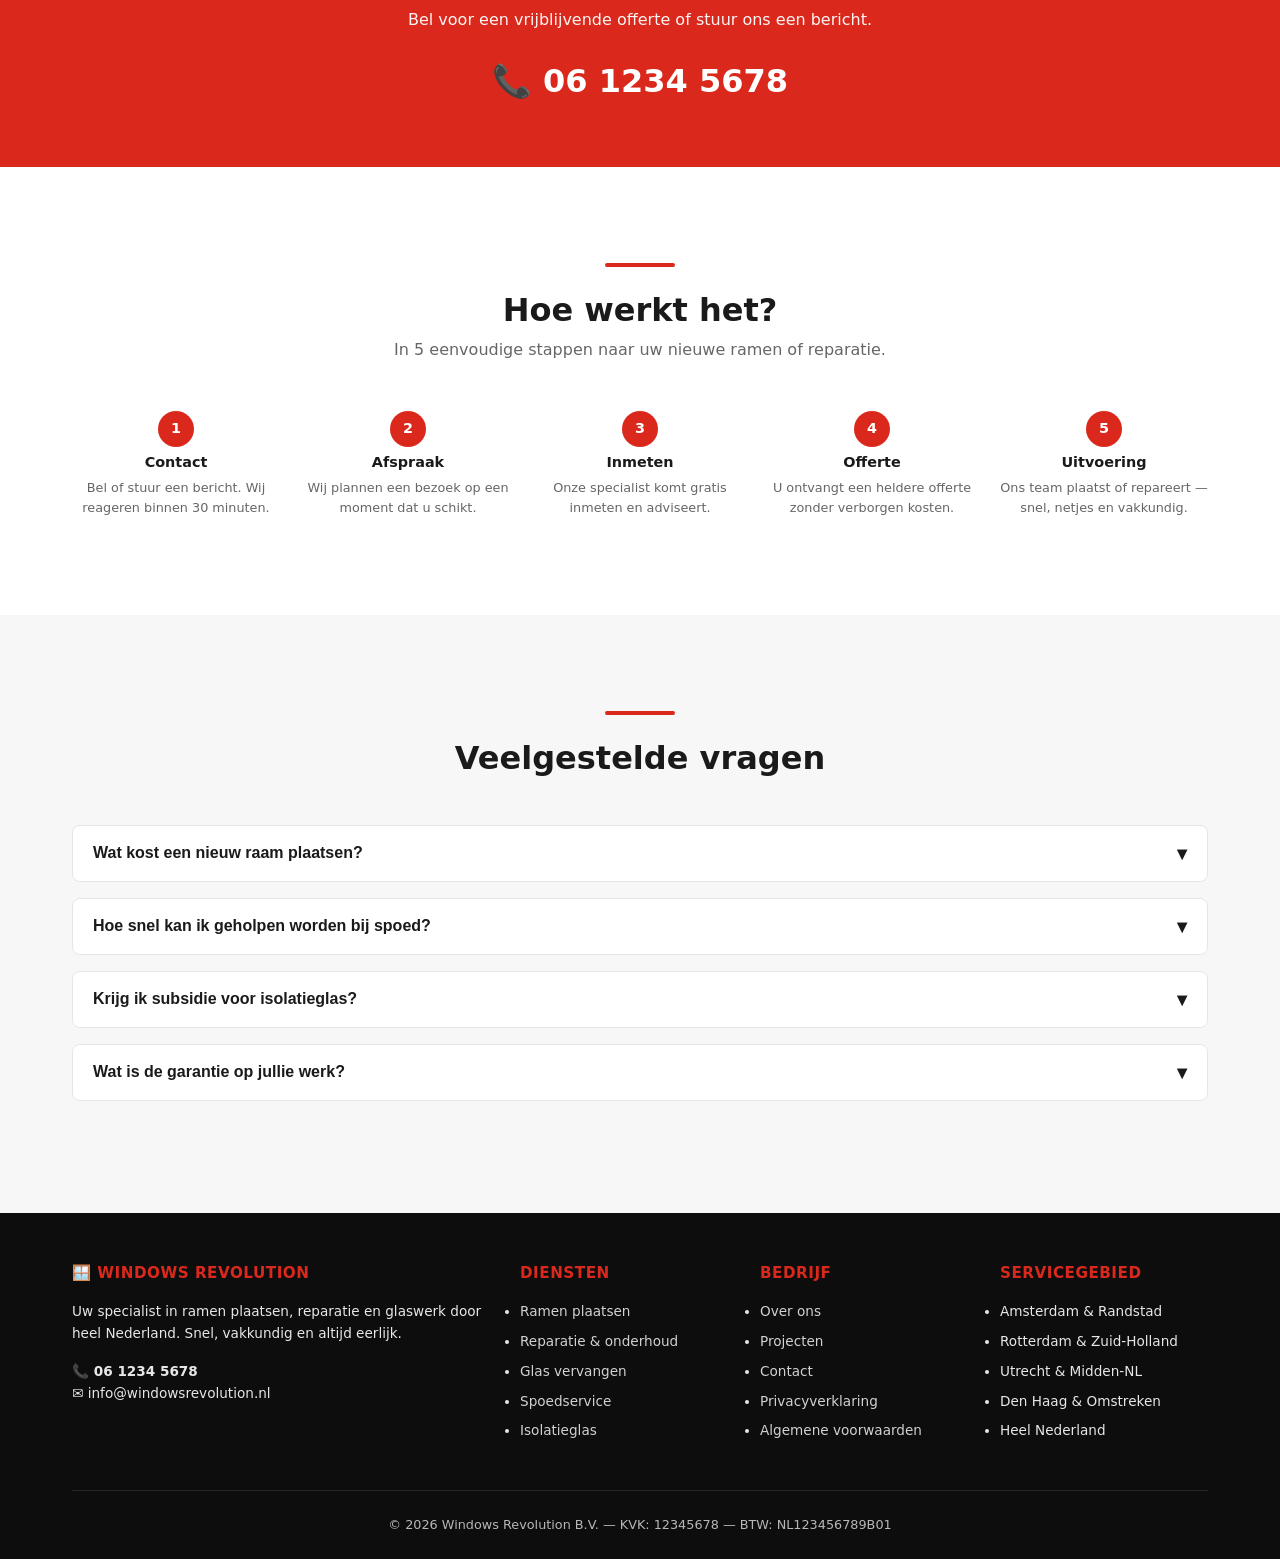
<file: diensten.html>
<!DOCTYPE html>
<html lang="nl" data-i18n-page="diensten">
<head>
<meta charset="UTF-8">
<meta name="viewport" content="width=device-width, initial-scale=1.0">
<meta property="og:title" content="Diensten & Prijzen | Ramen Plaatsen & Reparatie | Windows Revolution">
<meta property="og:description" content="Onze diensten: ramen plaatsen, reparatie, glas vervangen en spoedservice door heel Nederland. Bekijk onze prijzen.">
<meta property="og:type" content="website">
<meta property="og:url" content="https://windowsrevolution.nl/diensten.html">
<meta property="og:site_name" content="Windows Revolution">
<meta property="og:locale" content="nl_NL">
<meta name="twitter:card" content="summary_large_image">
<meta property="og:image" content="https://windowsrevolution.nl/images/hero.webp">
<meta property="og:image:width" content="1200">
<meta property="og:image:height" content="630">
<link rel="canonical" href="https://windowsrevolution.nl/diensten.html">
<link rel="alternate" hreflang="nl" href="https://windowsrevolution.nl/diensten.html" />
<link rel="alternate" hreflang="en" href="https://windowsrevolution.nl/diensten.html?lang=en" />
<link rel="alternate" hreflang="pl" href="https://windowsrevolution.nl/diensten.html?lang=pl" />
<link rel="alternate" hreflang="x-default" href="https://windowsrevolution.nl/diensten.html" />
<meta name="description" content="Onze diensten: ramen plaatsen, reparatie, glas vervangen en spoedservice door heel Nederland. Bekijk onze prijzen.">
<title data-i18n="diensten-page-title">Diensten & Prijzen | Windows Revolution</title>
<link rel="preconnect" href="https://fonts.googleapis.com">
<link rel="preconnect" href="https://fonts.gstatic.com" crossorigin>
<link rel="stylesheet" href="https://fonts.googleapis.com/css2?family=Oswald:wght@400;500;600;700&display=swap">
<link rel="stylesheet" href="css/style.css?v=1">
<link rel="icon" type="image/svg+xml" href="data:image/svg+xml,<svg xmlns='http://www.w3.org/2000/svg' viewBox='0 0 100 100'><rect width='100' height='100' rx='20' fill='%231A1A1A'/><text x='50' y='68' text-anchor='middle' font-size='50' font-weight='800' fill='%23DA291C'>WR</text></svg>">
<script type="application/ld+json">
{
  "@context": "https://schema.org",
  "@type": "LocalBusiness",
  "name": "Windows Revolution",
  "description": "Specialist in ramen plaatsen, reparatie en glas vervangen door heel Nederland.",
  "telephone": "+316****5678",
  "email": "info@windowsrevolution.nl",
  "address": {"@type": "PostalAddress","streetAddress": "Straatnaam 123","postalCode": "1234 AB","addressLocality": "Amsterdam","addressCountry": "NL"},
  "openingHoursSpecification": [{"@type": "OpeningHoursSpecification","dayOfWeek": ["Monday","Tuesday","Wednesday","Thursday","Friday"],"opens": "07:00","closes": "19:00"},{"@type": "OpeningHoursSpecification","dayOfWeek": "Saturday","opens": "08:00","closes": "16:00"}],
  "priceRange": "\u20ac\u20ac",
  "areaServed": ["Amsterdam","Rotterdam","Den Haag","Utrecht","Haarlem","Leiden","Almere","Amersfoort","Eindhoven"],
  "url": "https://windowsrevolution.nl",
  "sameAs": ["https://www.facebook.com/windowsrevolution","https://www.instagram.com/windowsrevolution"]
}
</script>
</head>
<body>
<a href="#main-content" class="skip-to-content" data-i18n="skip-to-content">Doorgaan naar inhoud</a>

<header class="site-header">
  <div class="container header-inner">
    <a class='logo' href='./'><span class="logo-icon">🪟</span>Windows<span>Revolution</span></a>
    <nav class="main-nav">
      <ul>
        <li><a data-i18n='nav-home' href='./'>Home</a></li>
        <li><a class='active' data-i18n='nav-diensten' href='diensten.html'>Diensten</a></li>
        <li><a data-i18n='nav-projecten' href='projecten.html'>Projecten</a></li>
        <li><a data-i18n='nav-over-ons' href='over-ons.html'>Over ons</a></li>
        <li><a data-i18n='nav-contact' href='contact.html'>Contact</a></li>
      </ul>
    </nav>
    <div style="display:flex;align-items:center;gap:.5rem">
<div class="lang-switch"><button class="active" title="Nederlands" data-lang="nl" type="button">NL</button><button title="English" data-lang="en" type="button">EN</button><button title="Polski" data-lang="pl" type="button">PL</button></div>
      <div class="header-cta"><span class="icon">📞</span><a href="tel:+316****5678">06 1234 5678</a></div>
      <button class="hamburger" aria-label="Menu" data-i18n-aria="hamburger-label"><span></span><span></span><span></span></button>
    </div>
  </div>
</header>

<section class="page-hero" id="main-content">
  <div class="container">
    <h1 data-i18n="diensten-hero-title">Onze diensten & prijzen</h1>
    <p data-i18n="diensten-hero-sub">Eerlijke prijzen, geen verrassingen achteraf. Alles inclusief BTW en voorrijkosten.</p>
  </div>
</section>
<div class="breadcrumbs"><div class="container"><a href='./' data-i18n="nav-home">Home</a> <span class="sep">›</span> <span data-i18n="diensten-breadcrumb">Diensten & Prijzen</span></div></div>

<section class="section" id="plaatsen">
  <div class="container">
    <div class="about-grid">
      <div class="about-image"><img loading="lazy" src="images/service-ramen-plaatsen.webp" alt="Ramen plaatsen"></div>
      <div class="about-content">
        <h2 data-i18n="diensten-plaatsen-title">Ramen Plaatsen</h2>
        <p data-i18n="diensten-plaatsen-desc">Of u nu een nieuwbouwhuis hebt of uw bestaande woning wilt renoveren — wij plaatsen alle soorten ramen en kozijnen.</p>
        <ul class="cert-list">
          <li><span class="check">✓</span> <span data-i18n="diensten-plaatsen-item1">Houten kozijnen</span></li>
          <li><span class="check">✓</span> <span data-i18n="diensten-plaatsen-item2">Kunststof kozijnen</span></li>
          <li><span class="check">✓</span> <span data-i18n="diensten-plaatsen-item3">Aluminium kozijnen</span></li>
          <li><span class="check">✓</span> <span data-i18n="diensten-plaatsen-item4">Draai-kiep ramen</span></li>
          <li><span class="check">✓</span> <span data-i18n="diensten-plaatsen-item5">Schuifpuien</span></li>
          <li><span class="check">✓</span> <span data-i18n="diensten-plaatsen-item6">Dakramen & Velux</span></li>
        </ul>
        <p style="margin-top:1rem"><strong data-i18n="diensten-plaatsen-inclusief">Inclusief:</strong> <span data-i18n="diensten-plaatsen-inclusief-desc">inmeten, plaatsing, afwerking, afvoer oud materiaal en 10 jaar garantie.</span></p>
        <p class="price" style="font-size:1.5rem;color:var(--red);margin-top:1rem" data-i18n-html="diensten-plaatsen-price">Vanaf € 450 <small>per raam, inclusief BTW</small></p>
      </div>
    </div>
  </div>
</section>

<section class="section" id="reparatie" style="background:var(--offwhite)">
  <div class="container">
    <div class="about-grid">
      <div class="about-content">
        <h2 data-i18n="diensten-reparatie-title">Reparatie &amp; Onderhoud</h2>
        <p data-i18n="diensten-reparatie-desc">Lekkage, tocht, condens tussen de ruiten, een raam dat niet meer open of dicht gaat? Onze ervaren monteurs diagnosticeren en repareren het probleem — vaak in één bezoek.</p>
        <ul class="cert-list">
          <li><span class="check">✓</span> <span data-i18n="diensten-reparatie-item1">Vervangen van rubbers</span></li>
          <li><span class="check">✓</span> <span data-i18n="diensten-reparatie-item2">Hang- en sluitwerk</span></li>
          <li><span class="check">✓</span> <span data-i18n="diensten-reparatie-item3">Tocht- en lekkagedetectie</span></li>
          <li><span class="check">✓</span> <span data-i18n="diensten-reparatie-item4">Ventilatieroosters</span></li>
          <li><span class="check">✓</span> <span data-i18n="diensten-reparatie-item5">Scharnieren & geleiders</span></li>
          <li><span class="check">✓</span> <span data-i18n="diensten-reparatie-item6">Kozijnreparatie</span></li>
        </ul>
        <p class="price" style="font-size:1.5rem;color:var(--red);margin-top:1rem" data-i18n-html="diensten-reparatie-price">Vanaf € 85 <small>voorrijkosten inclusief</small></p>
      </div>
      <div class="about-image"><img loading="lazy" src="images/service-reparatie.webp" alt="Reparatie"></div>
    </div>
  </div>
</section>

<section class="section" id="glas">
  <div class="container">
    <div class="about-grid">
      <div class="about-image"><img loading="lazy" src="images/service-glas-vervangen.webp" alt="Glas vervangen"></div>
      <div class="about-content">
        <h2 data-i18n="diensten-glas-title">Glas Vervangen &amp; Isolatieglas</h2>
        <p data-i18n="diensten-glas-desc">Gebroken ruit? Enkelglas naar HR++? Wij vervangen elk type glas — van een enkele ruit tot complete gevels. Altijd met de juiste certificering en garantie.</p>
        <ul class="cert-list">
          <li><span class="check">✓</span> <span data-i18n="diensten-glas-item1">Enkel glas</span></li>
          <li><span class="check">✓</span> <span data-i18n="diensten-glas-item2">Dubbel glas (HR+)</span></li>
          <li><span class="check">✓</span> <span data-i18n="diensten-glas-item3">HR++ glas</span></li>
          <li><span class="check">✓</span> <span data-i18n="diensten-glas-item4">Triple glas</span></li>
          <li><span class="check">✓</span> <span data-i18n="diensten-glas-item5">Veiligheidsglas</span></li>
          <li><span class="check">✓</span> <span data-i18n="diensten-glas-item6">Geluidswerend glas</span></li>
        </ul>
        <p style="margin-top:1rem"><strong data-i18n="diensten-glas-save">Bespaar tot 30% op uw energierekening</strong> <span data-i18n="diensten-glas-save-desc">door over te stappen op HR++ of triple glas. Wij helpen u met de subsidieaanvraag (ISDE).</span></p>
        <p class="price" style="font-size:1.5rem;color:var(--red);margin-top:1rem" data-i18n-html="diensten-glas-price">Vanaf € 120 <small>per m², inclusief plaatsing</small></p>
      </div>
    </div>
  </div>
</section>

<section class="section" style="background:var(--offwhite)">
  <div class="container">
    <div class="section-header"><span class="accent"></span>
      <h2 data-i18n="diensten-table-title">Volledig prijsoverzicht</h2>
      <p data-i18n="diensten-table-sub">Alle prijzen zijn inclusief BTW, voorrijkosten en afvoer oud materiaal. Geen verborgen kosten.</p>
    </div>
    <div style="overflow-x:auto">
      <table class="price-table">
        <thead><tr><th data-i18n="diensten-table-header-1">Dienst</th><th data-i18n="diensten-table-header-2">Omschrijving</th><th data-i18n="diensten-table-header-3">Prijs</th><th></th></tr></thead>
        <tbody>
          <tr><td><strong data-i18n="diensten-table-row1-name">Spoedreparatie</strong></td><td data-i18n="diensten-table-row1-desc">Gebroken ruit — binnen 2 uur ter plaatse</td><td class="price-col">€ 150</td><td class="cta-col"><a class='btn btn-primary' href='contact.html' data-i18n="diensten-table-offerte">Offerte</a></td></tr>
          <tr><td><strong data-i18n="diensten-table-row2-name">Raam plaatsen (standaard)</strong></td><td data-i18n="diensten-table-row2-desc">Kunststof draai-kiep, 100×120 cm, HR++</td><td class="price-col">€ 450</td><td class="cta-col"><a class='btn btn-primary' href='contact.html' data-i18n="diensten-table-offerte">Offerte</a></td></tr>
          <tr><td><strong data-i18n="diensten-table-row3-name">Raam plaatsen (groot)</strong></td><td data-i18n="diensten-table-row3-desc">Kunststof, tot 200×150 cm, HR++ triple</td><td class="price-col">€ 795</td><td class="cta-col"><a class='btn btn-primary' href='contact.html' data-i18n="diensten-table-offerte">Offerte</a></td></tr>
          <tr><td><strong data-i18n="diensten-table-row4-name">Schuifpui</strong></td><td data-i18n="diensten-table-row4-desc">Aluminium, 300×240 cm, HR++ glas</td><td class="price-col">€ 1.895</td><td class="cta-col"><a class='btn btn-primary' href='contact.html' data-i18n="diensten-table-offerte">Offerte</a></td></tr>
          <tr><td><strong data-i18n="diensten-table-row5-name">Glas vervangen</strong></td><td data-i18n="diensten-table-row5-desc">HR++ glas, per m², inclusief plaatsing</td><td class="price-col">€ 120 /m²</td><td class="cta-col"><a class='btn btn-primary' href='contact.html' data-i18n="diensten-table-offerte">Offerte</a></td></tr>
          <tr><td><strong data-i18n="diensten-table-row6-name">Triple glas</strong></td><td data-i18n="diensten-table-row6-desc">Triple glas, per m², inclusief plaatsing</td><td class="price-col">€ 185 /m²</td><td class="cta-col"><a class='btn btn-primary' href='contact.html' data-i18n="diensten-table-offerte">Offerte</a></td></tr>
          <tr><td><strong data-i18n="diensten-table-row7-name">Reparatie</strong></td><td data-i18n="diensten-table-row7-desc">Rubbers, hang- en sluitwerk, klein onderhoud</td><td class="price-col">€ 85</td><td class="cta-col"><a class='btn btn-primary' href='contact.html' data-i18n="diensten-table-offerte">Offerte</a></td></tr>
          <tr><td><strong data-i18n="diensten-table-row8-name">Kozijn vervangen</strong></td><td data-i18n="diensten-table-row8-desc">Volledige kozijnvervanging, per kozijn</td><td class="price-col">€ 695</td><td class="cta-col"><a class='btn btn-primary' href='contact.html' data-i18n="diensten-table-offerte">Offerte</a></td></tr>
        </tbody>
      </table>
    </div>
    <p style="text-align:center;margin-top:1rem;font-size:.85rem;color:var(--gray)" data-i18n="diensten-table-note">* Prijzen zijn indicatief. Voor een exacte offerte komen wij gratis inmeten.</p>
  </div>
</section>

<section class="cta-banner">
  <div class="container">
    <h2 data-i18n="diensten-cta-title">Klaar voor heldere ramen?</h2>
    <p data-i18n="diensten-cta-p">Bel voor een vrijblijvende offerte of stuur ons een bericht.</p>
    <a href="tel:+316****5678" class="phone">📞 06 1234 5678</a>
  </div>
</section>

<section class="section">
  <div class="container">
    <div class="section-header"><span class="accent"></span>
      <h2 data-i18n="diensten-process-title">Hoe werkt het?</h2>
      <p data-i18n="diensten-process-sub">In 5 eenvoudige stappen naar uw nieuwe ramen of reparatie.</p>
    </div>
    <div class="process-grid">
      <div class="process-step"><h4 data-i18n="diensten-step1-title">Contact</h4><p data-i18n="diensten-step1-desc">Bel of stuur een bericht. Wij reageren binnen 30 minuten.</p></div>
      <div class="process-step"><h4 data-i18n="diensten-step2-title">Afspraak</h4><p data-i18n="diensten-step2-desc">Wij plannen een bezoek op een moment dat u schikt.</p></div>
      <div class="process-step"><h4 data-i18n="diensten-step3-title">Inmeten</h4><p data-i18n="diensten-step3-desc">Onze specialist komt gratis inmeten en adviseert.</p></div>
      <div class="process-step"><h4 data-i18n="diensten-step4-title">Offerte</h4><p data-i18n="diensten-step4-desc">U ontvangt een heldere offerte zonder verborgen kosten.</p></div>
      <div class="process-step"><h4 data-i18n="diensten-step5-title">Uitvoering</h4><p data-i18n="diensten-step5-desc">Ons team plaatst of repareert — snel, netjes en vakkundig.</p></div>
    </div>
  </div>
</section>

<section class="section" style="background:var(--offwhite)">
  <div class="container">
    <div class="section-header"><span class="accent"></span>
      <h2 data-i18n="diensten-faq-title">Veelgestelde vragen</h2>
    </div>
    <div class="faq-item"><button class="faq-question" aria-expanded="false"><span data-i18n="diensten-faq-q1">Wat kost een nieuw raam plaatsen?</span> <span class="arrow">▾</span></button><div class="faq-answer"><p data-i18n="diensten-faq-a1">Een standaard kunststof draai-kiepraam (100×120 cm, HR++ glas) kost vanaf €450 inclusief plaatsing en BTW. De exacte prijs hangt af van het formaat, materiaal en type glas. Vraag een vrijblijvende offerte aan voor een nauwkeurige prijsopgave.</p></div></div>
    <div class="faq-item"><button class="faq-question" aria-expanded="false"><span data-i18n="diensten-faq-q2">Hoe snel kan ik geholpen worden bij spoed?</span> <span class="arrow">▾</span></button><div class="faq-answer"><p data-i18n="diensten-faq-a2">Bij spoed (bijvoorbeeld een gebroken ruit) staan wij binnen 2 uur bij u voor de deur. Bel direct 06 1234 5678 — onze spoeddienst is 24/7 bereikbaar, ook in het weekend.</p></div></div>
    <div class="faq-item"><button class="faq-question" aria-expanded="false"><span data-i18n="diensten-faq-q3">Krijg ik subsidie voor isolatieglas?</span> <span class="arrow">▾</span></button><div class="faq-answer"><p data-i18n="diensten-faq-a3">Ja! Via de ISDE-subsidie kunt u tot wel € 1.900 terugkrijgen bij het plaatsen van HR++ of triple glas. Wij helpen u kosteloos met de subsidieaanvraag en zorgen dat alle documentatie klopt.</p></div></div>
    <div class="faq-item"><button class="faq-question" aria-expanded="false"><span data-i18n="diensten-faq-q4">Wat is de garantie op jullie werk?</span> <span class="arrow">▾</span></button><div class="faq-answer"><p data-i18n="diensten-faq-a4">Wij geven 10 jaar garantie op al onze plaatsingen en gebruikte materialen. Op glas geldt de standaard fabrieksgarantie van 5 jaar. Bij eventuele problemen komen wij altijd kosteloos terug.</p></div></div>
  </div>
</section>

<footer class="site-footer">
  <div class="container">
    <div class="footer-grid">
      <div class="footer-col"><h4 data-i18n="footer-about-title">🪟 Windows Revolution</h4><p data-i18n="footer-about">Uw specialist in ramen plaatsen, reparatie en glaswerk door heel Nederland. Snel, vakkundig en altijd eerlijk.</p><p style="margin-top:1rem"><strong data-i18n="footer-phone">📞 06 1234 5678</strong><br>✉️ info@windowsrevolution.nl</p></div>
      <div class="footer-col"><h4 data-i18n="footer-diensten">Diensten</h4><ul><li><a data-i18n='footer-d1' href='diensten.html'>Ramen plaatsen</a></li><li><a data-i18n='footer-d2' href='diensten.html'>Reparatie & onderhoud</a></li><li><a data-i18n='footer-d3' href='diensten.html'>Glas vervangen</a></li><li><a data-i18n='footer-d4' href='diensten.html'>Spoedservice</a></li><li><a data-i18n='footer-d5' href='diensten.html'>Isolatieglas</a></li></ul></div>
      <div class="footer-col"><h4 data-i18n="footer-bedrijf">Bedrijf</h4><ul><li><a data-i18n='footer-b1' href='over-ons.html'>Over ons</a></li><li><a data-i18n='footer-b2' href='projecten.html'>Projecten</a></li><li><a data-i18n='footer-b3' href='contact.html'>Contact</a></li><li><a data-i18n="footer-b4" href="privacy.html">Privacyverklaring</a></li><li><a data-i18n="footer-b5" href="terms.html">Algemene voorwaarden</a></li></ul></div>
      <div class="footer-col"><h4 data-i18n="footer-servicegebied">Servicegebied</h4><ul><li data-i18n="footer-s1">Amsterdam & Randstad</li><li data-i18n="footer-s2">Rotterdam & Zuid-Holland</li><li data-i18n="footer-s3">Utrecht & Midden-NL</li><li data-i18n="footer-s4">Den Haag & Omstreken</li><li data-i18n="footer-s5">Heel Nederland</li></ul></div>
    </div>
    <div class="footer-bottom"><p data-i18n="footer-legal">© <span id="current-year">2026</span> Windows Revolution B.V. — KVK: 12345678 — BTW: NL123456789B01</p></div>
  </div>
</footer>

<div id="cookie-bar" class="cookie-bar">
  <div class="container">
    <p data-i18n="cookie-text">Deze website gebruikt functionele cookies om de site goed te laten werken. U kunt deze accepteren of weigeren.</p>
    <div class="cookie-buttons">
      <button class="cookie-btn cookie-btn--decline" data-i18n="cookie-decline">Weigeren</button>
      <button class="cookie-btn cookie-btn--accept" data-i18n="cookie-accept">Akkoord</button>
    </div>
  </div>
</div>

<div class="mobile-cta">
<a href="tel:+316****5678" class="btn btn-primary" data-i18n="mobile-call">📞 Bel direct</a>
  <a class='btn btn-outline' data-i18n='mobile-quote' href='contact.html'>Offerte</a>
</div>

<script src="js/i18n.js"></script>
<script src="js/main.js"></script>
</body>
</html>
</file>
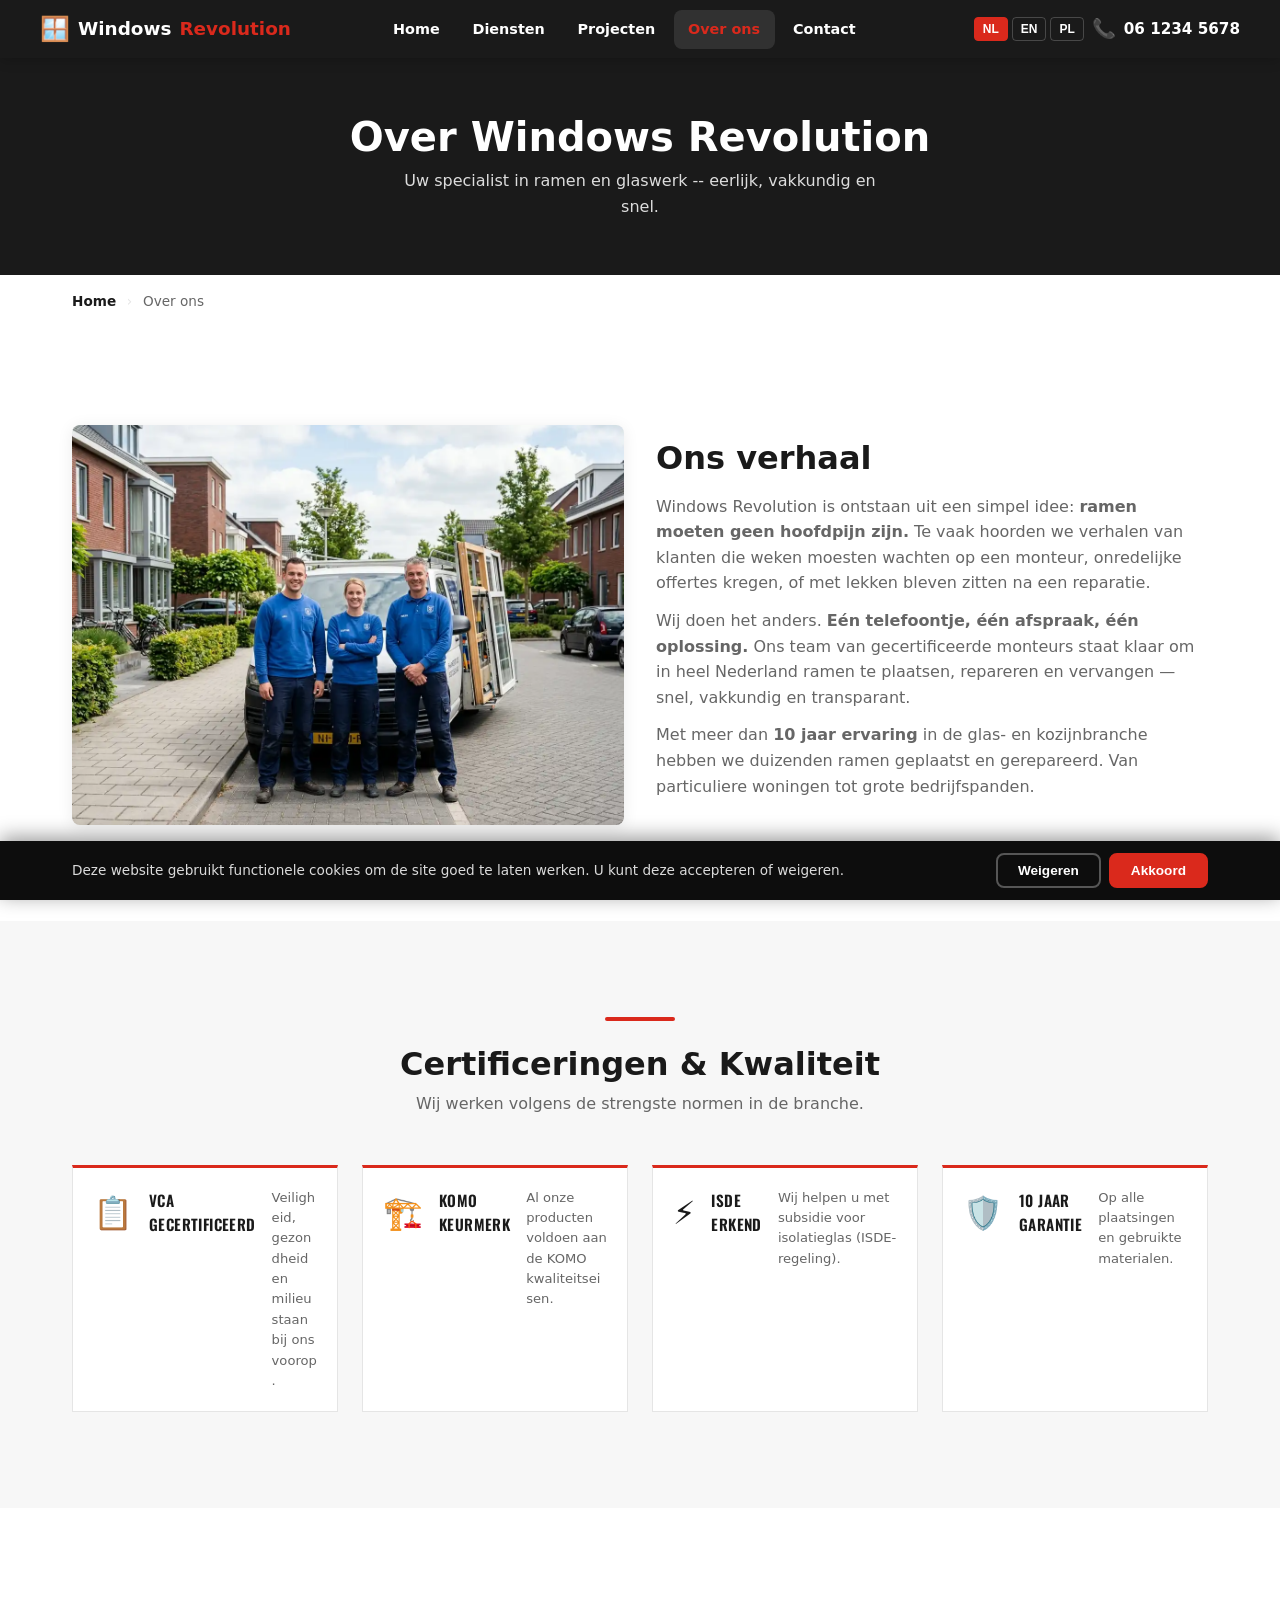
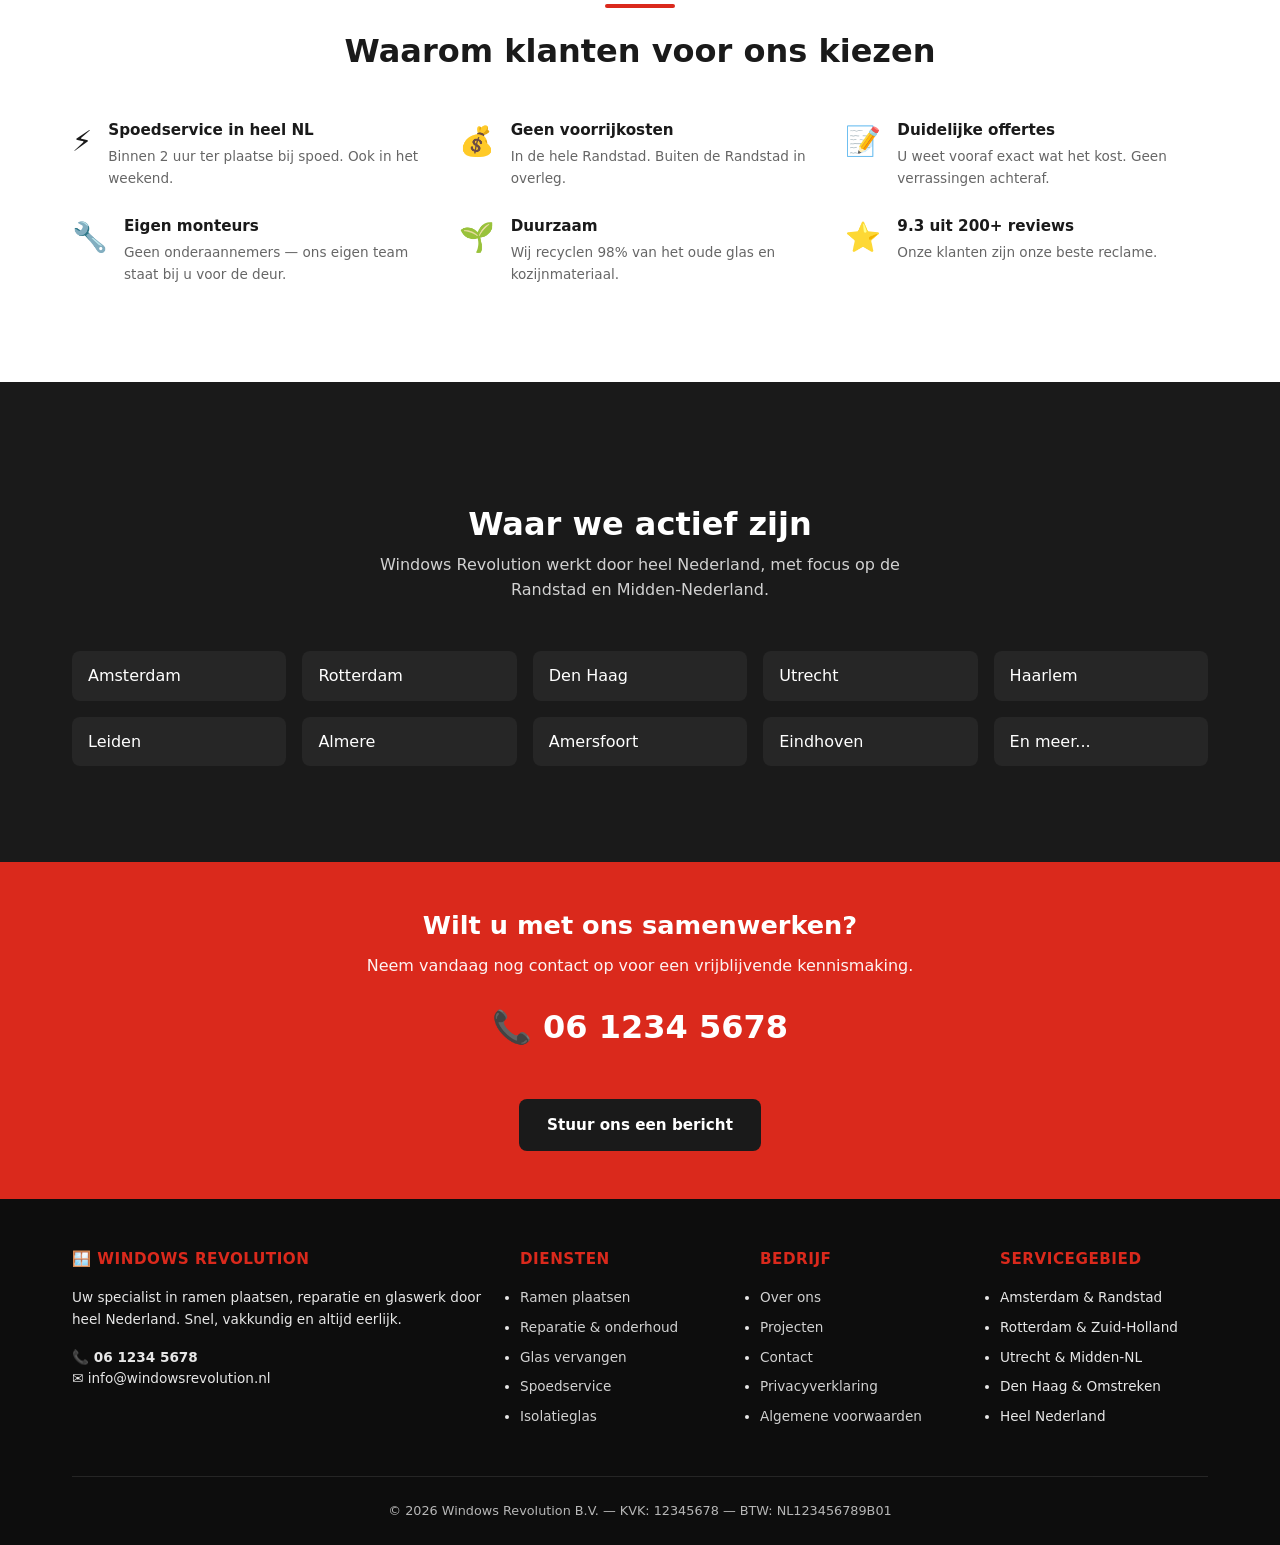
<file: over-ons.html>
<!DOCTYPE html>
<html lang="nl" data-i18n-page="overons">
<head>
<meta charset="UTF-8">
<meta name="viewport" content="width=device-width, initial-scale=1.0">
<meta property="og:title" content="Over ons | Windows Revolution | Ramen Specialist Nederland">
<meta property="og:description" content="Over Windows Revolution — het verhaal achter uw vertrouwde ramen-specialist in Nederland. VCA & KOMO gecertificeerd.">
<meta property="og:type" content="website">
<meta property="og:url" content="https://windowsrevolution.nl/over-ons.html">
<meta property="og:site_name" content="Windows Revolution">
<meta property="og:locale" content="nl_NL">
<meta name="twitter:card" content="summary_large_image">
<meta property="og:image" content="https://windowsrevolution.nl/images/hero.webp">
<meta property="og:image:width" content="1200">
<meta property="og:image:height" content="630">
<link rel="canonical" href="https://windowsrevolution.nl/over-ons.html">
<link rel="alternate" hreflang="nl" href="https://windowsrevolution.nl/over-ons.html" />
<link rel="alternate" hreflang="en" href="https://windowsrevolution.nl/over-ons.html?lang=en" />
<link rel="alternate" hreflang="pl" href="https://windowsrevolution.nl/over-ons.html?lang=pl" />
<link rel="alternate" hreflang="x-default" href="https://windowsrevolution.nl/over-ons.html" />
<meta name="description" content="Over Windows Revolution — het verhaal achter uw vertrouwde ramen-specialist in Nederland.">
<title data-i18n="overons-page-title">Over ons | Windows Revolution</title>
<link rel="preconnect" href="https://fonts.googleapis.com">
<link rel="preconnect" href="https://fonts.gstatic.com" crossorigin>
<link rel="stylesheet" href="https://fonts.googleapis.com/css2?family=Oswald:wght@400;500;600;700&display=swap">
<link rel="stylesheet" href="css/style.css?v=1">
<link rel="icon" type="image/svg+xml" href="data:image/svg+xml,<svg xmlns='http://www.w3.org/2000/svg' viewBox='0 0 100 100'><rect width='100' height='100' rx='20' fill='%231A1A1A'/><text x='50' y='68' text-anchor='middle' font-size='50' font-weight='800' fill='%23DA291C'>WR</text></svg>">
<script type="application/ld+json">
{"@context":"https://schema.org","@type":"LocalBusiness","name":"Windows Revolution","description":"Specialist in ramen plaatsen, reparatie en glas vervangen door heel Nederland.","telephone":"+316****5678","email":"info@windowsrevolution.nl","address":{"@type":"PostalAddress","streetAddress":"Straatnaam 123","postalCode":"1234 AB","addressLocality":"Amsterdam","addressCountry":"NL"},"openingHoursSpecification":[{"@type":"OpeningHoursSpecification","dayOfWeek":["Monday","Tuesday","Wednesday","Thursday","Friday"],"opens":"07:00","closes":"19:00"},{"@type":"OpeningHoursSpecification","dayOfWeek":"Saturday","opens":"08:00","closes":"16:00"}],"priceRange":"\u20ac\u20ac","areaServed":["Amsterdam","Rotterdam","Den Haag","Utrecht","Haarlem","Leiden","Almere","Amersfoort","Eindhoven"],"url":"https://windowsrevolution.nl","sameAs":["https://www.facebook.com/windowsrevolution","https://www.instagram.com/windowsrevolution"]}
</script>
</head>
<body>
<a href="#main-content" class="skip-to-content" data-i18n="skip-to-content">Doorgaan naar inhoud</a>

<header class="site-header">
  <div class="container header-inner">
    <a class='logo' href='./'><span class="logo-icon">🪟</span>Windows<span>Revolution</span></a>
<nav class="main-nav"><ul>
<li><a data-i18n='nav-home' href='./'>Home</a></li>
<li><a data-i18n='nav-diensten' href='diensten.html'>Diensten</a></li>
<li><a data-i18n='nav-projecten' href='projecten.html'>Projecten</a></li>
<li><a class='active' data-i18n='nav-over-ons' href='over-ons.html'>Over ons</a></li>
<li><a data-i18n='nav-contact' href='contact.html'>Contact</a></li>
</ul></nav>
<div style="display:flex;align-items:center;gap:.5rem">
<div class="lang-switch"><button class="active" title="Nederlands" data-lang="nl" type="button">NL</button><button title="English" data-lang="en" type="button">EN</button><button title="Polski" data-lang="pl" type="button">PL</button></div>
<div class="header-cta"><span class="icon">📞</span><a href="tel:+316****5678">06 1234 5678</a></div>
<button class="hamburger" aria-label="Menu" data-i18n-aria="hamburger-label"><span></span><span></span><span></span></button>
</div>
  </div>
</header>

<section class="page-hero" id="main-content">
  <div class="container">
    <h1 data-i18n="overons-hero-title">Over Windows Revolution</h1>
    <p data-i18n="overons-hero-sub">Ramenspecialist met een missie: helder zicht voor heel Nederland.</p>
  </div>
</section>
<div class="breadcrumbs"><div class="container"><a href='./' data-i18n="nav-home">Home</a> <span class="sep">›</span> <span data-i18n="overons-breadcrumb">Over ons</span></div></div>

<section class="section">
  <div class="container"><div class="about-grid">
    <div class="about-image"><img loading="lazy" src="images/team-photo.webp" alt="Windows Revolution team van raamspecialisten"></div>
    <div class="about-content">
      <h2 data-i18n="overons-story-title">Ons verhaal</h2>
      <p data-i18n-html="overons-story-p1">Windows Revolution is ontstaan uit een simpel idee: <strong>ramen moeten geen hoofdpijn zijn.</strong> Te vaak hoorden we verhalen van klanten die weken moesten wachten op een monteur, onredelijke offertes kregen, of met lekken bleven zitten na een reparatie.</p>
      <p data-i18n-html="overons-story-p2">Wij doen het anders. <strong>Eén telefoontje, één afspraak, één oplossing.</strong> Ons team van gecertificeerde monteurs staat klaar om in heel Nederland ramen te plaatsen, repareren en vervangen — snel, vakkundig en transparant.</p>
      <p data-i18n-html="overons-story-p3">Met meer dan <strong>10 jaar ervaring</strong> in de glas- en kozijnbranche hebben we duizenden ramen geplaatst en gerepareerd. Van particuliere woningen tot grote bedrijfspanden.</p>
    </div>
  </div></div>
</section>

<section class="section trust-section"><div class="container">
  <div class="section-header"><span class="accent"></span>
    <h2 data-i18n="overons-cert-title">Certificeringen & Kwaliteit</h2>
    <p data-i18n="overons-cert-sub">Wij werken volgens de strengste normen in de branche.</p>
  </div>
  <div class="trust-grid">
    <div class="trust-item"><div class="icon">📋</div><h4 data-i18n="overons-cert1-title">VCA Gecertificeerd</h4><p data-i18n="overons-cert1-desc">Veiligheid, gezondheid en milieu staan bij ons voorop.</p></div>
    <div class="trust-item"><div class="icon">🏗️</div><h4 data-i18n="overons-cert2-title">KOMO Keurmerk</h4><p data-i18n="overons-cert2-desc">Al onze producten voldoen aan de KOMO kwaliteitseisen.</p></div>
    <div class="trust-item"><div class="icon">⚡</div><h4 data-i18n="overons-cert3-title">ISDE Erkend</h4><p data-i18n="overons-cert3-desc">Wij helpen u met subsidie voor isolatieglas (ISDE-regeling).</p></div>
    <div class="trust-item"><div class="icon">🛡️</div><h4 data-i18n="overons-cert4-title">10 jaar garantie</h4><p data-i18n="overons-cert4-desc">Op alle plaatsingen en gebruikte materialen.</p></div>
  </div>
</div></section>

<section class="section"><div class="container">
  <div class="section-header"><span class="accent"></span>
    <h2 data-i18n="overons-why-title">Waarom klanten voor ons kiezen</h2>
  </div>
  <div class="features-grid">
    <div class="feature-item"><div class="feature-icon">⚡</div><div class="feature-text"><h4 data-i18n="overons-why1-title">Spoedservice in heel NL</h4><p data-i18n="overons-why1-desc">Binnen 2 uur ter plaatse bij spoed. Ook in het weekend.</p></div></div>
    <div class="feature-item"><div class="feature-icon">💰</div><div class="feature-text"><h4 data-i18n="overons-why2-title">Geen voorrijkosten</h4><p data-i18n="overons-why2-desc">In de hele Randstad. Buiten de Randstad in overleg.</p></div></div>
    <div class="feature-item"><div class="feature-icon">📝</div><div class="feature-text"><h4 data-i18n="overons-why3-title">Duidelijke offertes</h4><p data-i18n="overons-why3-desc">U weet vooraf exact wat het kost. Geen verrassingen achteraf.</p></div></div>
    <div class="feature-item"><div class="feature-icon">🔧</div><div class="feature-text"><h4 data-i18n="overons-why4-title">Eigen monteurs</h4><p data-i18n="overons-why4-desc">Geen onderaannemers — ons eigen team staat bij u voor de deur.</p></div></div>
    <div class="feature-item"><div class="feature-icon">🌱</div><div class="feature-text"><h4 data-i18n="overons-why5-title">Duurzaam</h4><p data-i18n="overons-why5-desc">Wij recyclen 98% van het oude glas en kozijnmateriaal.</p></div></div>
    <div class="feature-item"><div class="feature-icon">⭐</div><div class="feature-text"><h4 data-i18n="overons-why6-title">9.3 uit 200+ reviews</h4><p data-i18n="overons-why6-desc">Onze klanten zijn onze beste reclame.</p></div></div>
  </div>
</div></section>

<section class="section dark-section"><div class="container">
  <div class="section-header"><span class="accent" style="background:var(--orange)"></span>
    <h2 data-i18n="overons-area-title">Waar we actief zijn</h2>
    <p data-i18n="overons-area-sub">Windows Revolution werkt door heel Nederland, met focus op de Randstad en Midden-Nederland.</p>
  </div>
  <div style="display:grid;grid-template-columns:repeat(auto-fit,minmax(180px,1fr));gap:1rem;margin-top:2rem">
    <div style="padding:.75rem 1rem;background:rgba(255,255,255,.05);border-radius:var(--radius);border-left:3px solid var(--orange)">Amsterdam</div>
    <div style="padding:.75rem 1rem;background:rgba(255,255,255,.05);border-radius:var(--radius);border-left:3px solid var(--orange)">Rotterdam</div>
    <div style="padding:.75rem 1rem;background:rgba(255,255,255,.05);border-radius:var(--radius);border-left:3px solid var(--orange)">Den Haag</div>
    <div style="padding:.75rem 1rem;background:rgba(255,255,255,.05);border-radius:var(--radius);border-left:3px solid var(--orange)">Utrecht</div>
    <div style="padding:.75rem 1rem;background:rgba(255,255,255,.05);border-radius:var(--radius);border-left:3px solid var(--orange)">Haarlem</div>
    <div style="padding:.75rem 1rem;background:rgba(255,255,255,.05);border-radius:var(--radius);border-left:3px solid var(--orange)">Leiden</div>
    <div style="padding:.75rem 1rem;background:rgba(255,255,255,.05);border-radius:var(--radius);border-left:3px solid var(--orange)">Almere</div>
    <div style="padding:.75rem 1rem;background:rgba(255,255,255,.05);border-radius:var(--radius);border-left:3px solid var(--orange)">Amersfoort</div>
    <div style="padding:.75rem 1rem;background:rgba(255,255,255,.05);border-radius:var(--radius);border-left:3px solid var(--orange)">Eindhoven</div>
    <div style="padding:.75rem 1rem;background:rgba(255,255,255,.05);border-radius:var(--radius);border-left:3px solid var(--orange)" data-i18n="overons-area-more">En meer...</div>
  </div>
</div></section>

<section class="cta-banner"><div class="container">
  <h2 data-i18n="overons-cta-title">Wilt u met ons samenwerken?</h2>
  <p data-i18n="overons-cta-sub">Neem vandaag nog contact op voor een vrijblijvende kennismaking.</p>
  <a href="tel:+316****5678" class="phone">📞 06 1234 5678</a><br>
  <a class='btn' href='contact.html' style='background:var(--black);color:var(--white);margin-top:.5rem' data-i18n="overons-cta-btn">Stuur ons een bericht</a>
</div></section>

<footer class="site-footer"><div class="container"><div class="footer-grid">
  <div class="footer-col"><h4 data-i18n="footer-about-title">🪟 Windows Revolution</h4><p data-i18n="footer-about">Uw specialist in ramen plaatsen, reparatie en glaswerk door heel Nederland. Snel, vakkundig en altijd eerlijk.</p><p style="margin-top:1rem"><strong data-i18n="footer-phone">📞 06 1234 5678</strong><br>✉️ info@windowsrevolution.nl</p></div>
  <div class="footer-col"><h4 data-i18n="footer-diensten">Diensten</h4><ul><li><a data-i18n='footer-d1' href='diensten.html'>Ramen plaatsen</a></li><li><a data-i18n='footer-d2' href='diensten.html'>Reparatie & onderhoud</a></li><li><a data-i18n='footer-d3' href='diensten.html'>Glas vervangen</a></li><li><a data-i18n='footer-d4' href='diensten.html'>Spoedservice</a></li><li><a data-i18n='footer-d5' href='diensten.html'>Isolatieglas</a></li></ul></div>
  <div class="footer-col"><h4 data-i18n="footer-bedrijf">Bedrijf</h4><ul><li><a data-i18n='footer-b1' href='over-ons.html'>Over ons</a></li><li><a data-i18n='footer-b2' href='projecten.html'>Projecten</a></li><li><a data-i18n='footer-b3' href='contact.html'>Contact</a></li><li><a data-i18n="footer-b4" href="privacy.html">Privacyverklaring</a></li><li><a data-i18n="footer-b5" href="terms.html">Algemene voorwaarden</a></li></ul></div>
  <div class="footer-col"><h4 data-i18n="footer-servicegebied">Servicegebied</h4><ul><li data-i18n="footer-s1">Amsterdam & Randstad</li><li data-i18n="footer-s2">Rotterdam & Zuid-Holland</li><li data-i18n="footer-s3">Utrecht & Midden-NL</li><li data-i18n="footer-s4">Den Haag & Omstreken</li><li data-i18n="footer-s5">Heel Nederland</li></ul></div>
</div><div class="footer-bottom"><p data-i18n="footer-legal">© <span id="current-year">2026</span> Windows Revolution B.V. — KVK: 12345678 — BTW: NL123456789B01</p></div></div></footer>

<div id="cookie-bar" class="cookie-bar"><div class="container"><p data-i18n="cookie-text">Deze website gebruikt functionele cookies om de site goed te laten werken. U kunt deze accepteren of weigeren.</p><div class="cookie-buttons"><button class="cookie-btn cookie-btn--decline" data-i18n="cookie-decline">Weigeren</button><button class="cookie-btn cookie-btn--accept" data-i18n="cookie-accept">Akkoord</button></div></div></div>

<div class="mobile-cta">
<a href="tel:+316****5678" class="btn btn-primary" data-i18n="mobile-call">📞 Bel direct</a>
<a class='btn btn-outline' data-i18n='mobile-quote' href='contact.html'>Offerte</a>
</div>

<script src="js/i18n.js"></script>
<script src="js/main.js"></script>
</body>
</html>
</file>
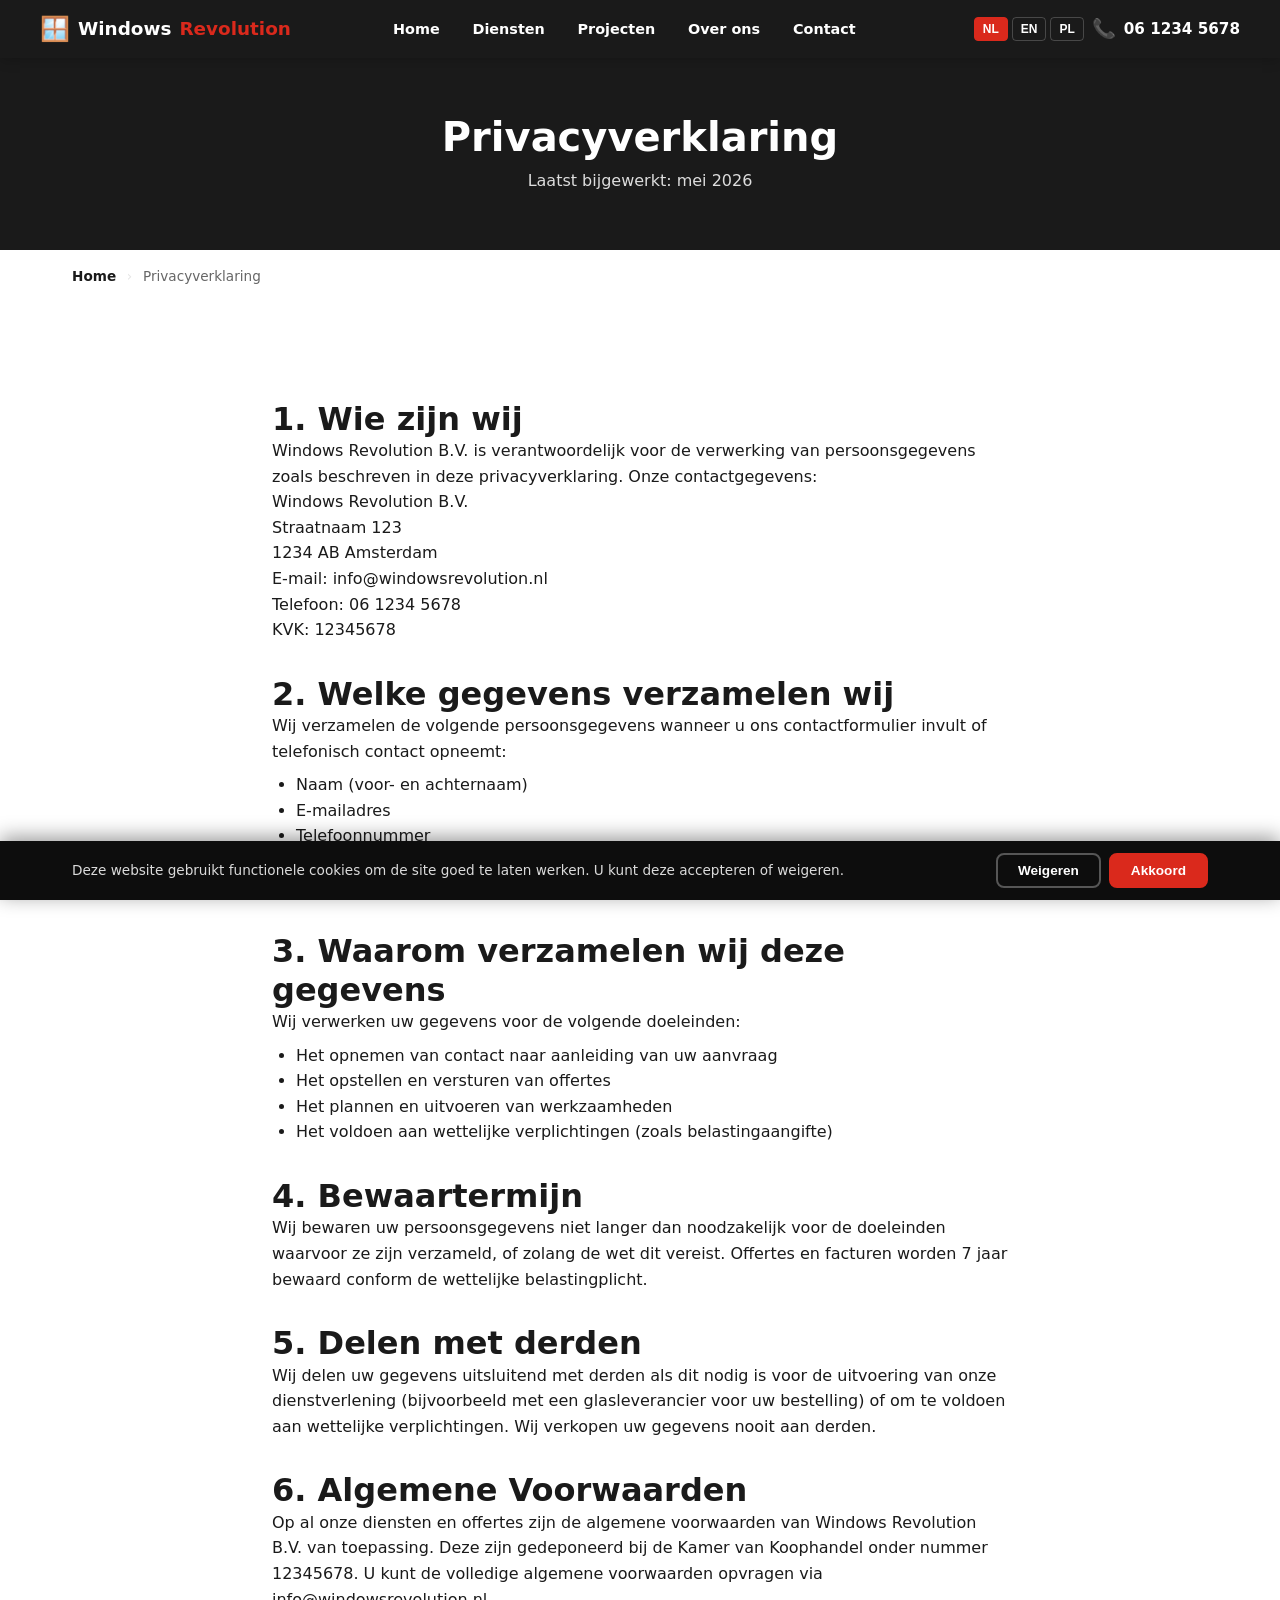
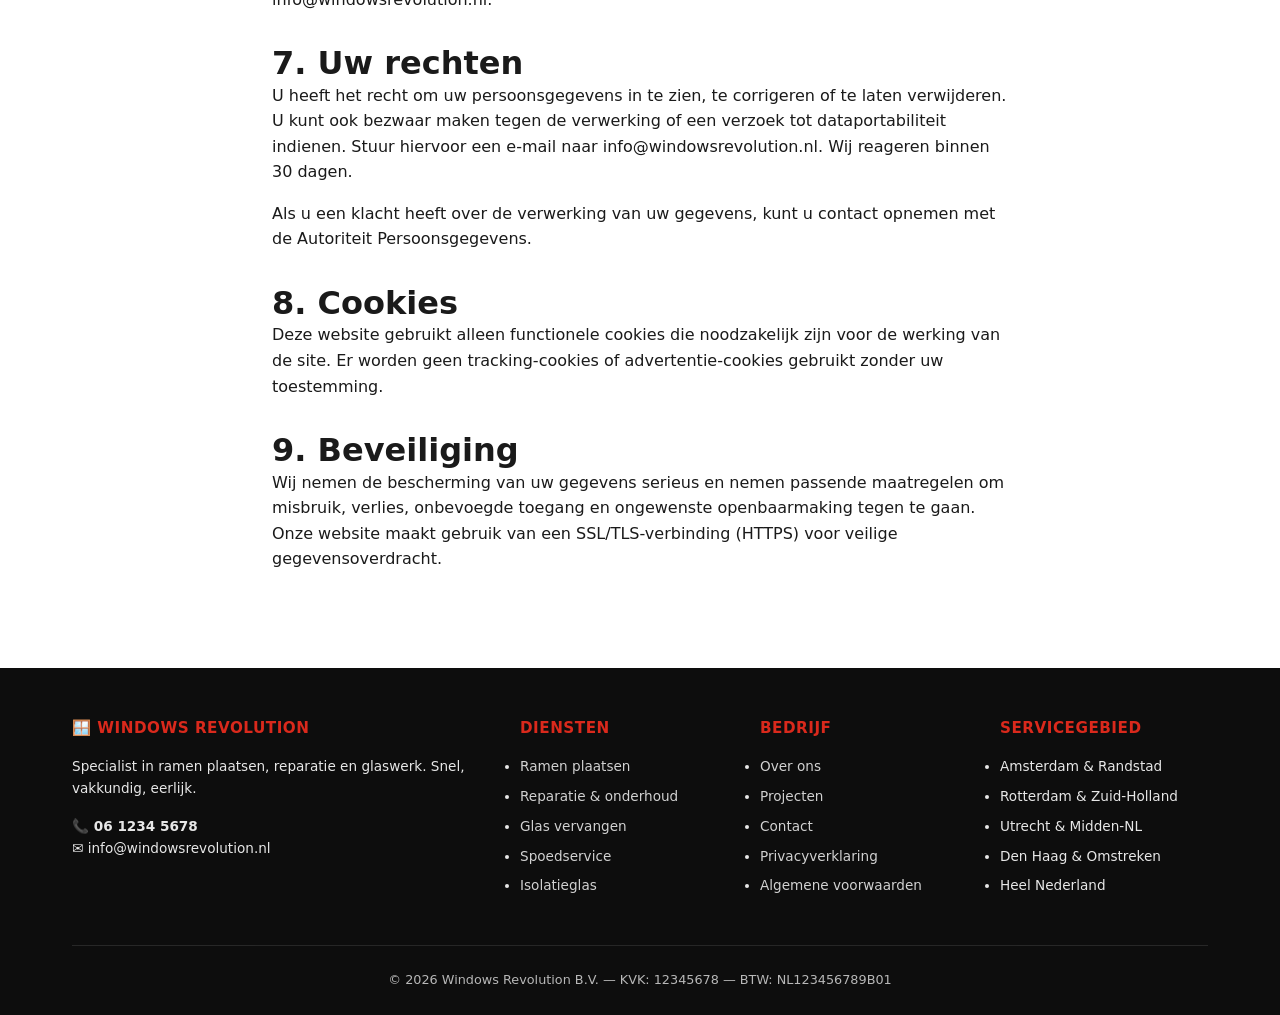
<file: privacy.html>
<!DOCTYPE html>
<html lang="nl" data-i18n-page="privacy">
<head>
<meta charset="UTF-8">
<meta name="viewport" content="width=device-width, initial-scale=1.0">
<meta property="og:title" content="Privacyverklaring | Windows Revolution">
<meta property="og:description" content="Privacyverklaring van Windows Revolution — hoe wij omgaan met uw gegevens.">
<meta property="og:type" content="website">
<meta property="og:url" content="https://windowsrevolution.nl/privacy.html">
<meta property="og:site_name" content="Windows Revolution">
<meta property="og:locale" content="nl_NL">
<meta name="twitter:card" content="summary_large_image">
<meta property="og:image" content="https://windowsrevolution.nl/images/hero.webp">
<meta property="og:image:width" content="1200">
<meta property="og:image:height" content="630">
<link rel="canonical" href="https://windowsrevolution.nl/privacy.html">
<link rel="alternate" hreflang="nl" href="https://windowsrevolution.nl/privacy.html" />
<link rel="alternate" hreflang="en" href="https://windowsrevolution.nl/privacy.html?lang=en" />
<link rel="alternate" hreflang="pl" href="https://windowsrevolution.nl/privacy.html?lang=pl" />
<link rel="alternate" hreflang="x-default" href="https://windowsrevolution.nl/privacy.html" />
<title data-i18n="privacy-page-title">Privacyverklaring | Windows Revolution</title>
<link rel="preconnect" href="https://fonts.googleapis.com">
<link rel="preconnect" href="https://fonts.gstatic.com" crossorigin>
<link rel="stylesheet" href="https://fonts.googleapis.com/css2?family=Oswald:wght@400;500;600;700&display=swap">
<link rel="stylesheet" href="css/style.css?v=1">
<link rel="icon" type="image/svg+xml" href="data:image/svg+xml,<svg xmlns='http://www.w3.org/2000/svg' viewBox='0 0 100 100'><rect width='100' height='100' rx='20' fill='%231A1A1A'/><text x='50' y='68' text-anchor='middle' font-size='50' font-weight='800' fill='%23DA291C'>WR</text></svg>">
</head>
<body>
<a href="#main-content" class="skip-to-content" data-i18n="skip-to-content">Doorgaan naar inhoud</a>

<header class="site-header">
  <div class="container header-inner">
    <a class='logo' href='./'><span class="logo-icon">🪟</span>Windows<span>Revolution</span></a>
    <nav class="main-nav">
      <ul>
        <li><a data-i18n='nav-home' href='./'>Home</a></li>
        <li><a data-i18n='nav-diensten' href='diensten.html'>Diensten</a></li>
        <li><a data-i18n='nav-projecten' href='projecten.html'>Projecten</a></li>
        <li><a data-i18n='nav-over-ons' href='over-ons.html'>Over ons</a></li>
        <li><a data-i18n='nav-contact' href='contact.html'>Contact</a></li>
      </ul>
    </nav>
    <div style="display:flex;align-items:center;gap:.5rem">
<div class="lang-switch"><button class="active" title="Nederlands" data-lang="nl" type="button">NL</button><button title="English" data-lang="en" type="button">EN</button><button title="Polski" data-lang="pl" type="button">PL</button></div>
      <div class="header-cta"><span class="icon">📞</span><a href="tel:+31612345678">06 1234 5678</a></div>
      <button class="hamburger" aria-label="Menu" data-i18n-aria="hamburger-label"><span></span><span></span><span></span></button>
    </div>
  </div>
</header>

<section class="page-hero" id="main-content">
  <div class="container"><h1>Privacyverklaring</h1><p>Laatst bijgewerkt: mei 2026</p></div>
</section>
<div class="breadcrumbs"><div class="container"><a href='./'>Home</a> <span class="sep">›</span> Privacyverklaring</div></div>

<section class="section" id="main-content">
  <div class="container" style="max-width:800px">
    <h2>1. Wie zijn wij</h2>
    <p>Windows Revolution B.V. is verantwoordelijk voor de verwerking van persoonsgegevens zoals beschreven in deze privacyverklaring. Onze contactgegevens:</p>
    <p>Windows Revolution B.V.<br>Straatnaam 123<br>1234 AB Amsterdam<br>E-mail: info@windowsrevolution.nl<br>Telefoon: 06 1234 5678<br>KVK: 12345678</p>

    <h2 style="margin-top:2rem">2. Welke gegevens verzamelen wij</h2>
    <p>Wij verzamelen de volgende persoonsgegevens wanneer u ons contactformulier invult of telefonisch contact opneemt:</p>
    <ul style="margin-left:1.5rem;margin-top:.5rem">
      <li>Naam (voor- en achternaam)</li>
      <li>E-mailadres</li>
      <li>Telefoonnummer</li>
      <li>Adresgegevens (indien nodig voor inmeten)</li>
      <li>Inhoud van uw bericht of aanvraag</li>
    </ul>

    <h2 style="margin-top:2rem">3. Waarom verzamelen wij deze gegevens</h2>
    <p>Wij verwerken uw gegevens voor de volgende doeleinden:</p>
    <ul style="margin-left:1.5rem;margin-top:.5rem">
      <li>Het opnemen van contact naar aanleiding van uw aanvraag</li>
      <li>Het opstellen en versturen van offertes</li>
      <li>Het plannen en uitvoeren van werkzaamheden</li>
      <li>Het voldoen aan wettelijke verplichtingen (zoals belastingaangifte)</li>
    </ul>

    <h2 style="margin-top:2rem">4. Bewaartermijn</h2>
    <p>Wij bewaren uw persoonsgegevens niet langer dan noodzakelijk voor de doeleinden waarvoor ze zijn verzameld, of zolang de wet dit vereist. Offertes en facturen worden 7 jaar bewaard conform de wettelijke belastingplicht.</p>

    <h2 style="margin-top:2rem">5. Delen met derden</h2>
    <p>Wij delen uw gegevens uitsluitend met derden als dit nodig is voor de uitvoering van onze dienstverlening (bijvoorbeeld met een glasleverancier voor uw bestelling) of om te voldoen aan wettelijke verplichtingen. Wij verkopen uw gegevens nooit aan derden.</p>

    <h2 style="margin-top:2rem" id="voorwaarden">6. Algemene Voorwaarden</h2>
    <p>Op al onze diensten en offertes zijn de algemene voorwaarden van Windows Revolution B.V. van toepassing. Deze zijn gedeponeerd bij de Kamer van Koophandel onder nummer 12345678. U kunt de volledige algemene voorwaarden opvragen via info@windowsrevolution.nl.</p>

    <h2 style="margin-top:2rem">7. Uw rechten</h2>
    <p>U heeft het recht om uw persoonsgegevens in te zien, te corrigeren of te laten verwijderen. U kunt ook bezwaar maken tegen de verwerking of een verzoek tot dataportabiliteit indienen. Stuur hiervoor een e-mail naar info@windowsrevolution.nl. Wij reageren binnen 30 dagen.</p>
    <p style="margin-top:1rem">Als u een klacht heeft over de verwerking van uw gegevens, kunt u contact opnemen met de Autoriteit Persoonsgegevens.</p>

    <h2 style="margin-top:2rem">8. Cookies</h2>
    <p>Deze website gebruikt alleen functionele cookies die noodzakelijk zijn voor de werking van de site. Er worden geen tracking-cookies of advertentie-cookies gebruikt zonder uw toestemming.</p>

    <h2 style="margin-top:2rem">9. Beveiliging</h2>
    <p>Wij nemen de bescherming van uw gegevens serieus en nemen passende maatregelen om misbruik, verlies, onbevoegde toegang en ongewenste openbaarmaking tegen te gaan. Onze website maakt gebruik van een SSL/TLS-verbinding (HTTPS) voor veilige gegevensoverdracht.</p>
  </div>
</section>

<footer class="site-footer">
  <div class="container">
    <div class="footer-grid">
      <div class="footer-col"><h4>🪟 Windows Revolution</h4><p>Specialist in ramen plaatsen, reparatie en glaswerk. Snel, vakkundig, eerlijk.</p><p style="margin-top:1rem"><strong>📞 06 1234 5678</strong><br>✉️ info@windowsrevolution.nl</p></div>
      <div class="footer-col"><h4>Diensten</h4><ul><li><a href='diensten.html#plaatsen'>Ramen plaatsen</a></li><li><a href='diensten.html#reparatie'>Reparatie & onderhoud</a></li><li><a href='diensten.html#glas'>Glas vervangen</a></li><li><a href='diensten.html'>Spoedservice</a></li><li><a href='diensten.html'>Isolatieglas</a></li></ul></div>
      <div class="footer-col"><h4>Bedrijf</h4><ul><li><a href='over-ons.html'>Over ons</a></li><li><a href='projecten.html'>Projecten</a></li><li><a href='contact.html'>Contact</a></li><li><a href='privacy.html'>Privacyverklaring</a></li><li><a href='terms.html'>Algemene voorwaarden</a></li></ul></div>
      <div class="footer-col"><h4>Servicegebied</h4><ul><li>Amsterdam & Randstad</li><li>Rotterdam & Zuid-Holland</li><li>Utrecht & Midden-NL</li><li>Den Haag & Omstreken</li><li>Heel Nederland</li></ul></div>
    </div>
    <div class="footer-bottom"><p>&copy; <span id="current-year">2026</span> Windows Revolution B.V. — KVK: 12345678 — BTW: NL123456789B01</p></div>
  </div>
</footer>

<div id="cookie-bar" class="cookie-bar">
  <div class="container">
    <p data-i18n="cookie-text">Deze website gebruikt functionele cookies om de site goed te laten werken. U kunt deze accepteren of weigeren.</p>
    <div class="cookie-buttons">
      <button class="cookie-btn cookie-btn--decline" data-i18n="cookie-decline">Weigeren</button>
      <button class="cookie-btn cookie-btn--accept" data-i18n="cookie-accept">Akkoord</button>
    </div>
  </div>
</div>

<div class="mobile-cta">
<a href="tel:+316****5678" class="btn btn-primary" data-i18n="mobile-call">📞 Bel direct</a>
  <a href="contact.html" class="btn btn-outline" data-i18n="mobile-quote">Offerte</a>
</div>

<script src="js/i18n.js"></script>
<script src="js/main.js"></script>
</body>
</html>
</file>
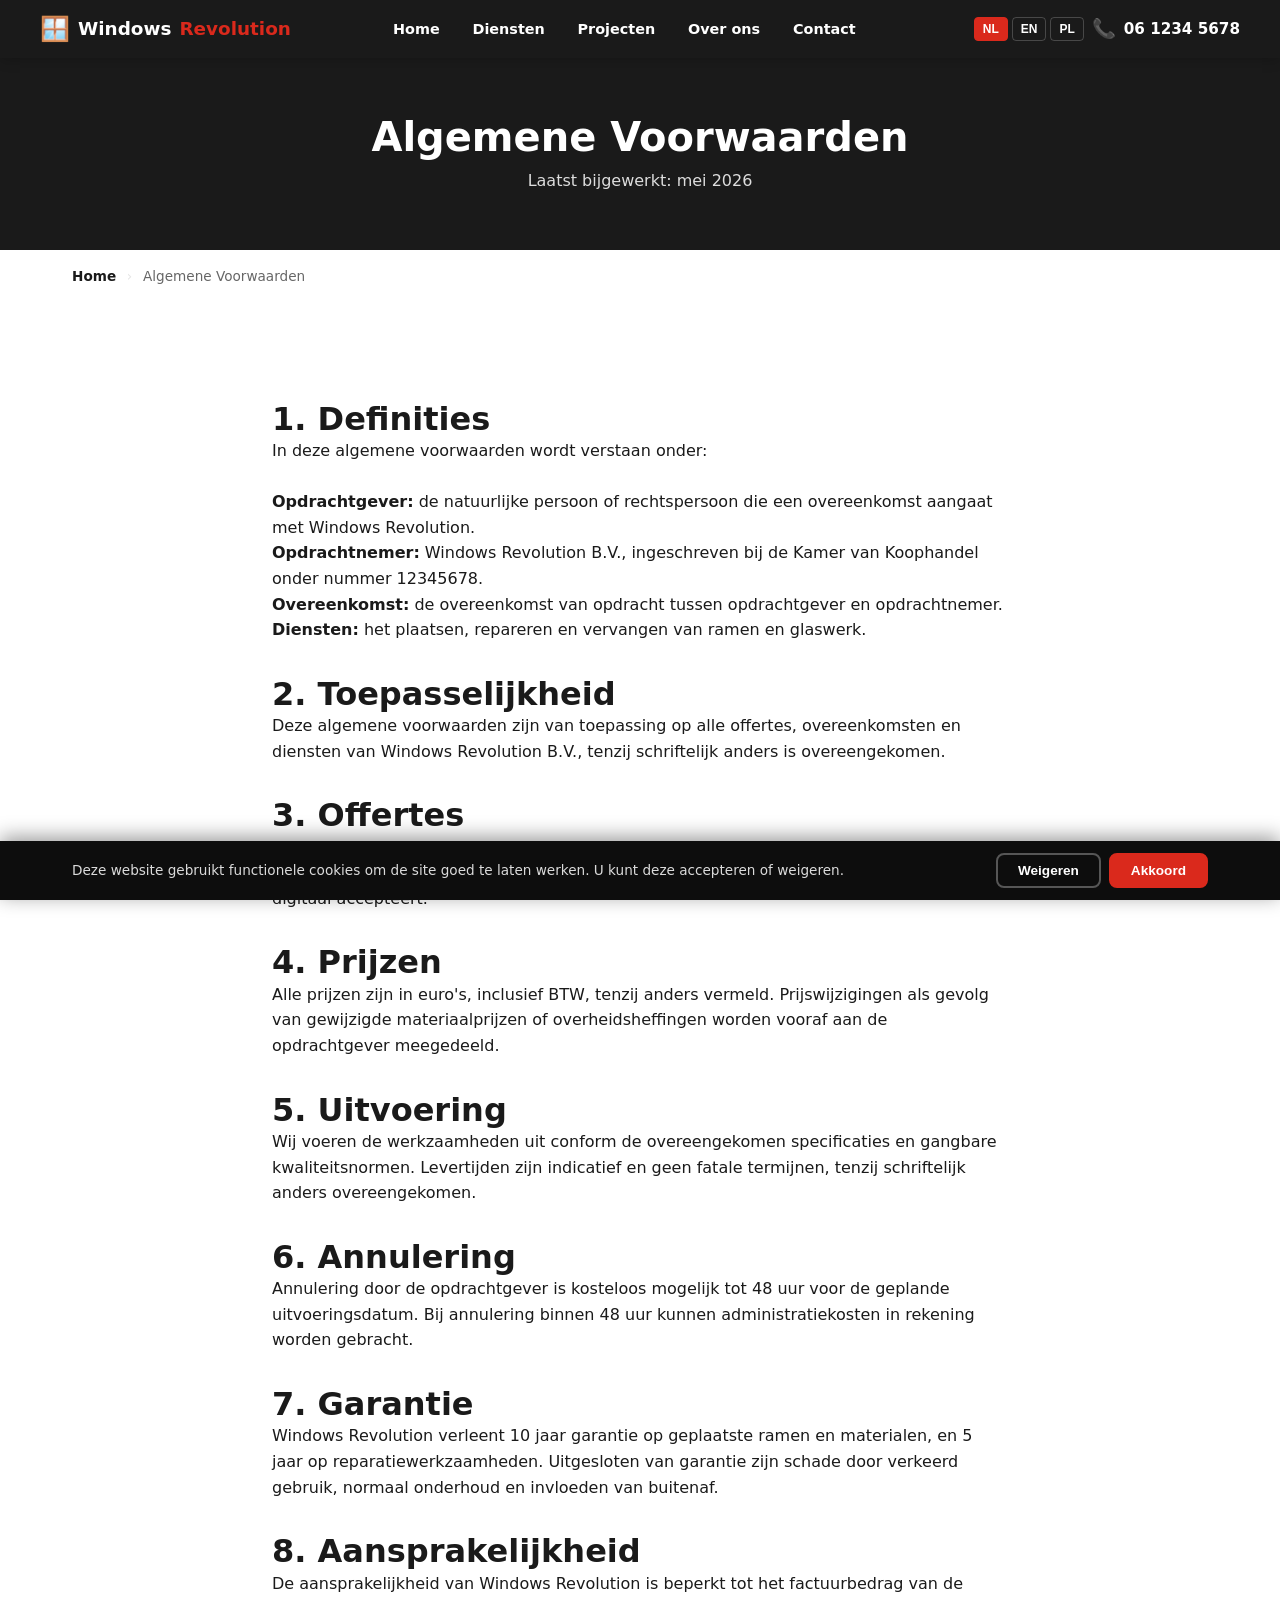
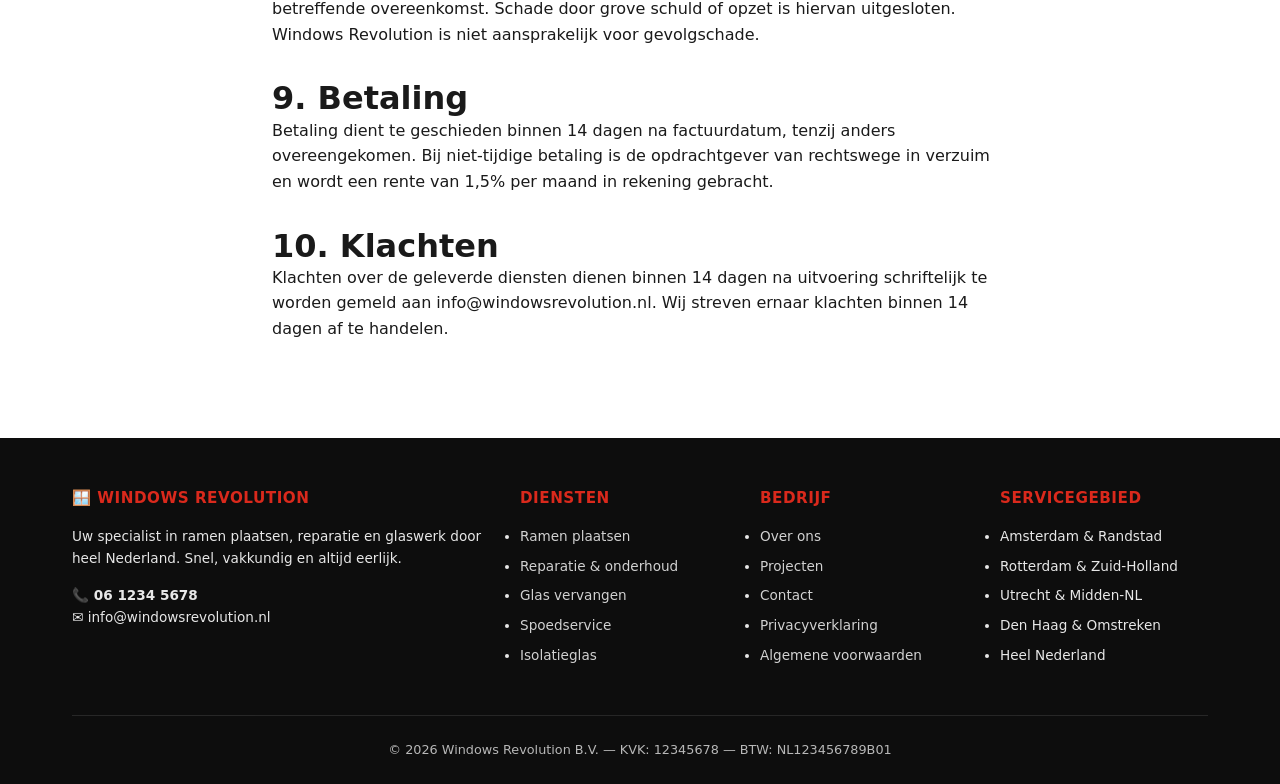
<file: terms.html>
<!DOCTYPE html>
<html lang="nl" data-i18n-page="terms">
<head>
<meta charset="UTF-8">
<meta name="viewport" content="width=device-width, initial-scale=1.0">
<meta property="og:title" content="Algemene Voorwaarden | Windows Revolution">
<meta property="og:description" content="Algemene voorwaarden van Windows Revolution — onze voorwaarden voor het plaatsen, repareren en vervangen van ramen en glaswerk.">
<meta property="og:type" content="website">
<meta property="og:url" content="https://windowsrevolution.nl/terms.html">
<meta property="og:site_name" content="Windows Revolution">
<meta property="og:locale" content="nl_NL">
<meta name="twitter:card" content="summary_large_image">
<meta property="og:image" content="https://windowsrevolution.nl/images/hero.webp">
<meta property="og:image:width" content="1200">
<meta property="og:image:height" content="630">
<link rel="canonical" href="https://windowsrevolution.nl/terms.html">
<link rel="alternate" hreflang="nl" href="https://windowsrevolution.nl/terms.html" />
<link rel="alternate" hreflang="en" href="https://windowsrevolution.nl/terms.html?lang=en" />
<link rel="alternate" hreflang="pl" href="https://windowsrevolution.nl/terms.html?lang=pl" />
<link rel="alternate" hreflang="x-default" href="https://windowsrevolution.nl/terms.html" />
<meta name="description" content="Algemene voorwaarden van Windows Revolution — onze voorwaarden voor het plaatsen, repareren en vervangen van ramen en glaswerk.">
<title data-i18n="terms-page-title">Algemene Voorwaarden | Windows Revolution</title>
<link rel="preconnect" href="https://fonts.googleapis.com">
<link rel="preconnect" href="https://fonts.gstatic.com" crossorigin>
<link rel="stylesheet" href="https://fonts.googleapis.com/css2?family=Oswald:wght@400;500;600;700&display=swap">
<link rel="stylesheet" href="css/style.css?v=1">
<link rel="icon" type="image/svg+xml" href="data:image/svg+xml,<svg xmlns='http://www.w3.org/2000/svg' viewBox='0 0 100 100'><rect width='100' height='100' rx='20' fill='%231A1A1A'/><text x='50' y='68' text-anchor='middle' font-size='50' font-weight='800' fill='%23DA291C'>WR</text></svg>">
</head>
<body>
<a href="#main-content" class="skip-to-content" data-i18n="skip-to-content">Doorgaan naar inhoud</a>

<header class="site-header">
  <div class="container header-inner">
    <a class='logo' href='./'><span class="logo-icon">🪟</span>Windows<span>Revolution</span></a>
    <nav class="main-nav">
      <ul>
        <li><a data-i18n='nav-home' href='./'>Home</a></li>
        <li><a data-i18n='nav-diensten' href='diensten.html'>Diensten</a></li>
        <li><a data-i18n='nav-projecten' href='projecten.html'>Projecten</a></li>
        <li><a data-i18n='nav-over-ons' href='over-ons.html'>Over ons</a></li>
        <li><a data-i18n='nav-contact' href='contact.html'>Contact</a></li>
      </ul>
    </nav>
    <div style="display:flex;align-items:center;gap:.5rem">
<div class="lang-switch"><button class="active" title="Nederlands" data-lang="nl" type="button">NL</button><button title="English" data-lang="en" type="button">EN</button><button title="Polski" data-lang="pl" type="button">PL</button></div>
      <div class="header-cta"><span class="icon">📞</span><a href="tel:+316****5678">06 1234 5678</a></div>
      <button class="hamburger" aria-label="Menu" data-i18n-aria="hamburger-label"><span></span><span></span><span></span></button>
    </div>
  </div>
</header>

<section class="page-hero" id="main-content">
  <div class="container"><h1 data-i18n="terms-hero-title">Algemene Voorwaarden</h1><p data-i18n="terms-last-updated">Laatst bijgewerkt: mei 2026</p></div>
</section>
<div class="breadcrumbs"><div class="container"><a href='./' data-i18n="nav-home">Home</a> <span class="sep">›</span> <span data-i18n="terms-hero-title">Algemene Voorwaarden</span></div></div>

<section class="section">
  <div class="container" style="max-width:800px">

    <h2 data-i18n="terms-section-1">1. Definities</h2>
    <p data-i18n-html="terms-section-1-text">In deze algemene voorwaarden wordt verstaan onder:<br><br><strong>Opdrachtgever:</strong> de natuurlijke persoon of rechtspersoon die een overeenkomst aangaat met Windows Revolution.<br><strong>Opdrachtnemer:</strong> Windows Revolution B.V., ingeschreven bij de Kamer van Koophandel onder nummer 12345678.<br><strong>Overeenkomst:</strong> de overeenkomst van opdracht tussen opdrachtgever en opdrachtnemer.<br><strong>Diensten:</strong> het plaatsen, repareren en vervangen van ramen en glaswerk.</p>

    <h2 style="margin-top:2rem" data-i18n="terms-section-2">2. Toepasselijkheid</h2>
    <p data-i18n="terms-section-2-text">Deze algemene voorwaarden zijn van toepassing op alle offertes, overeenkomsten en diensten van Windows Revolution B.V., tenzij schriftelijk anders is overeengekomen.</p>

    <h2 style="margin-top:2rem" data-i18n="terms-section-3">3. Offertes</h2>
    <p data-i18n="terms-section-3-text">Alle offertes zijn vrijblijvend en geldig gedurende 30 dagen, tenzij anders aangegeven. Een overeenkomst komt tot stand op het moment dat de opdrachtgever de offerte schriftelijk of digitaal accepteert.</p>

    <h2 style="margin-top:2rem" data-i18n="terms-section-4">4. Prijzen</h2>
    <p data-i18n="terms-section-4-text">Alle prijzen zijn in euro's, inclusief BTW, tenzij anders vermeld. Prijswijzigingen als gevolg van gewijzigde materiaalprijzen of overheidsheffingen worden vooraf aan de opdrachtgever meegedeeld.</p>

    <h2 style="margin-top:2rem" data-i18n="terms-section-5">5. Uitvoering</h2>
    <p data-i18n="terms-section-5-text">Wij voeren de werkzaamheden uit conform de overeengekomen specificaties en gangbare kwaliteitsnormen. Levertijden zijn indicatief en geen fatale termijnen, tenzij schriftelijk anders overeengekomen.</p>

    <h2 style="margin-top:2rem" data-i18n="terms-section-6">6. Annulering</h2>
    <p data-i18n="terms-section-6-text">Annulering door de opdrachtgever is kosteloos mogelijk tot 48 uur voor de geplande uitvoeringsdatum. Bij annulering binnen 48 uur kunnen administratiekosten in rekening worden gebracht.</p>

    <h2 style="margin-top:2rem" data-i18n="terms-section-7">7. Garantie</h2>
    <p data-i18n="terms-section-7-text">Windows Revolution verleent 10 jaar garantie op geplaatste ramen en materialen, en 5 jaar op reparatiewerkzaamheden. Uitgesloten van garantie zijn schade door verkeerd gebruik, normaal onderhoud en invloeden van buitenaf.</p>

    <h2 style="margin-top:2rem" data-i18n="terms-section-8">8. Aansprakelijkheid</h2>
    <p data-i18n="terms-section-8-text">De aansprakelijkheid van Windows Revolution is beperkt tot het factuurbedrag van de betreffende overeenkomst. Schade door grove schuld of opzet is hiervan uitgesloten. Windows Revolution is niet aansprakelijk voor gevolgschade.</p>

    <h2 style="margin-top:2rem" data-i18n="terms-section-9">9. Betaling</h2>
    <p data-i18n="terms-section-9-text">Betaling dient te geschieden binnen 14 dagen na factuurdatum, tenzij anders overeengekomen. Bij niet-tijdige betaling is de opdrachtgever van rechtswege in verzuim en wordt een rente van 1,5% per maand in rekening gebracht.</p>

    <h2 style="margin-top:2rem" data-i18n="terms-section-10">10. Klachten</h2>
    <p data-i18n="terms-section-10-text">Klachten over de geleverde diensten dienen binnen 14 dagen na uitvoering schriftelijk te worden gemeld aan info@windowsrevolution.nl. Wij streven ernaar klachten binnen 14 dagen af te handelen.</p>

  </div>
</section>

<footer class="site-footer">
  <div class="container">
    <div class="footer-grid">
      <div class="footer-col"><h4 data-i18n="footer-about-title">🪟 Windows Revolution</h4><p data-i18n="footer-about">Uw specialist in ramen plaatsen, reparatie en glaswerk door heel Nederland. Snel, vakkundig en altijd eerlijk.</p><p style="margin-top:1rem"><strong data-i18n="footer-phone">📞 06 1234 5678</strong><br>✉️ info@windowsrevolution.nl</p></div>
      <div class="footer-col"><h4 data-i18n="footer-diensten">Diensten</h4><ul><li><a data-i18n='footer-d1' href='diensten.html'>Ramen plaatsen</a></li><li><a data-i18n='footer-d2' href='diensten.html'>Reparatie & onderhoud</a></li><li><a data-i18n='footer-d3' href='diensten.html'>Glas vervangen</a></li><li><a data-i18n='footer-d4' href='diensten.html'>Spoedservice</a></li><li><a data-i18n='footer-d5' href='diensten.html'>Isolatieglas</a></li></ul></div>
      <div class="footer-col"><h4 data-i18n="footer-bedrijf">Bedrijf</h4><ul><li><a data-i18n='footer-b1' href='over-ons.html'>Over ons</a></li><li><a data-i18n='footer-b2' href='projecten.html'>Projecten</a></li><li><a data-i18n='footer-b3' href='contact.html'>Contact</a></li><li><a data-i18n='footer-b4' href='privacy.html'>Privacyverklaring</a></li><li><a data-i18n='footer-b5' href='terms.html'>Algemene voorwaarden</a></li></ul></div>
      <div class="footer-col"><h4 data-i18n="footer-servicegebied">Servicegebied</h4><ul><li data-i18n="footer-s1">Amsterdam & Randstad</li><li data-i18n="footer-s2">Rotterdam & Zuid-Holland</li><li data-i18n="footer-s3">Utrecht & Midden-NL</li><li data-i18n="footer-s4">Den Haag & Omstreken</li><li data-i18n="footer-s5">Heel Nederland</li></ul></div>
    </div>
    <div class="footer-bottom"><p data-i18n="footer-legal">© <span id="current-year">2026</span> Windows Revolution B.V. — KVK: 12345678 — BTW: NL123456789B01</p></div>
  </div>
</footer>

<div id="cookie-bar" class="cookie-bar">
  <div class="container">
    <p data-i18n="cookie-text">Deze website gebruikt functionele cookies om de site goed te laten werken. U kunt deze accepteren of weigeren.</p>
    <div class="cookie-buttons">
      <button class="cookie-btn cookie-btn--decline" data-i18n="cookie-decline">Weigeren</button>
      <button class="cookie-btn cookie-btn--accept" data-i18n="cookie-accept">Akkoord</button>
    </div>
  </div>
</div>

<div class="mobile-cta">
<a href="tel:+316****5678" class="btn btn-primary" data-i18n="mobile-call">📞 Bel direct</a>
  <a href="contact.html" class="btn btn-outline" data-i18n="mobile-quote">Offerte</a>
</div>

<script src="js/i18n.js"></script>
<script src="js/main.js"></script>
</body>
</html>
</file>
<file: css/style.css>
/* ═══════════════════════════════════════════════════════
   WINDOWS REVOLUTION — Hoofdstylesheet
   Kleuren: Milwaukee Rood #DA291C · Zwart #1A1A1A · Wit
   Mobile-first · Gemaakt voor de Nederlandse markt
   ═══════════════════════════════════════════════════════ */

/* ─── RESET & BASE ─── */
*,*::before,*::after{box-sizing:border-box;margin:0;padding:0}
html{scroll-behavior:smooth;font-size:16px;overflow-x:hidden;max-width:100vw}
body{font-family:'Segoe UI',system-ui,-apple-system,sans-serif;color:#1a1a1a;line-height:1.6;background:#fff;overflow-x:hidden;padding-bottom:72px;max-width:100vw}
@media(min-width:768px){body{padding-bottom:0}}

:root{
  --black:#1A1A1A;--black-dark:#0D0D0D;
  --red:#DA291C;--red-hover:#B82218;--red-light:#FDE8E8;
  --white:#fff;--offwhite:#F7F7F7;--gray:#666;--lightgray:#E5E5E5;
  --radius:8px;--shadow:0 2px 16px rgba(0,0,0,.08);
  --transition:.25s ease;
  --font-display:Oswald,'Segoe UI',system-ui,sans-serif;
}

/* ─── TYPOGRAPHY ─── */
h1{font-size:2rem;font-weight:800;line-height:1.15}
h2{font-size:1.6rem;font-weight:700;line-height:1.2}
h3{font-size:1.25rem;font-weight:600}
@media(min-width:768px){h1{font-size:3rem}h2{font-size:2rem}h3{font-size:1.5rem}}

a{color:var(--red);text-decoration:none;transition:color var(--transition)}
a:hover{color:var(--red-hover)}
img{max-width:100%;height:auto;display:block}
.service-card,.gallery-item,.review-card,.trust-item{max-width:100%}

/* ─── UTILITIES ─── */
.container{width:100%;max-width:1200px;margin:0 auto;padding:0 1.25rem}
@media(min-width:768px){.container{padding:0 2rem}}
.section{padding:5rem 0}
@media(min-width:768px){.section{padding:6rem 0}}

.btn{display:inline-block;padding:.85rem 1.75rem;border-radius:var(--radius);font-weight:700;font-size:.95rem;cursor:pointer;transition:all var(--transition);border:none;text-align:center;white-space:normal}
@media(min-width:480px){.btn{white-space:nowrap}}
.btn-primary{background:var(--red);color:var(--white)}
.btn-primary:hover{background:var(--red-hover);color:var(--white);transform:translateY(-1px);box-shadow:0 4px 14px rgba(218,41,28,.35)}
.btn-secondary{background:var(--white);color:var(--black);border:2px solid var(--black)}
.btn-secondary:hover{background:var(--black);color:var(--white)}
.btn-outline{background:transparent;color:var(--white);border:2px solid var(--white)}
.btn-outline:hover{background:var(--white);color:var(--black)}
.btn-large{padding:1rem 2.25rem;font-size:1.05rem}

.badge{display:inline-block;padding:.3rem .8rem;border-radius:50px;font-size:.8rem;font-weight:700;text-transform:uppercase;letter-spacing:.5px}
.badge-urgent{background:var(--red);color:var(--white)}
.badge-info{background:var(--black);color:var(--white)}

/* ─── STICKY HEADER ─── */
.site-header{position:sticky;top:0;z-index:100;background:var(--black);box-shadow:0 2px 12px rgba(0,0,0,.2)}
.header-inner{display:flex;align-items:center;justify-content:space-between;padding:.6rem 0}
.logo{display:flex;align-items:center;gap:.5rem;font-size:1.15rem;font-weight:800;color:var(--white)}
.logo-icon{font-size:1.5rem}
.logo span{color:var(--red)}

.header-cta{display:none}
@media(min-width:768px){.header-cta{display:flex;align-items:center;gap:.5rem;color:var(--white);font-weight:700;font-size:.95rem}
.header-cta .icon{font-size:1.2rem;color:var(--red)}
.header-cta a{color:var(--white)}}

/* ─── NAVIGATION ─── */
.main-nav{display:none}
.main-nav.open{display:block;position:absolute;top:100%;left:0;right:0;background:var(--black-dark);padding:1rem 1.25rem;border-top:1px solid rgba(255,255,255,.1)}
.main-nav ul{list-style:none;display:flex;flex-direction:column;gap:.25rem}
.main-nav a{display:block;padding:.75rem 1rem;color:var(--white);font-weight:600;border-radius:var(--radius);transition:all var(--transition)}
.main-nav a:hover,.main-nav a.active{background:rgba(255,255,255,.1);color:var(--red)}

@media(min-width:768px){
  .main-nav{display:block;position:static;background:none;padding:0;border:none}
  .main-nav ul{flex-direction:row;gap:.25rem}
  .main-nav a{padding:.5rem .9rem;font-size:.9rem}
}

/* Hamburger */
.hamburger{display:flex;flex-direction:column;gap:5px;background:none;border:none;cursor:pointer;padding:8px 4px}
.hamburger span{display:block;width:24px;height:2.5px;background:var(--white);border-radius:2px;transition:all var(--transition)}
.hamburger.open span:nth-child(1){transform:rotate(45deg) translate(5px,5px)}
.hamburger.open span:nth-child(2){opacity:0}
.hamburger.open span:nth-child(3){transform:rotate(-45deg) translate(5px,-5px)}
@media(min-width:768px){.hamburger{display:none}}

/* ─── HERO ─── */
.hero{background:var(--black);color:var(--white);padding:3rem 0 3.5rem;position:relative;overflow:hidden;width:100%}
.hero::after{content:'';position:absolute;top:0;right:0;bottom:0;width:40%;background:rgba(218,41,28,.07);clip-path:polygon(10% 0,100% 0,100% 100%,0% 100%);border-left:3px solid rgba(218,41,28,.5);pointer-events:none;z-index:1}
.hero .container{position:relative;z-index:2}
.hero h1{font-size:1.85rem;margin-bottom:1rem;word-wrap:break-word;overflow-wrap:break-word}
.hero h1 span{color:var(--red)}
.hero p{font-size:1.05rem;opacity:.9;margin-bottom:1.75rem;max-width:550px;word-wrap:break-word;overflow-wrap:break-word}
.hero-buttons{display:flex;flex-wrap:wrap;gap:.75rem}
.hero-badges{display:flex;flex-wrap:wrap;gap:.75rem;margin-top:2rem}
.hero-badges .badge-urgent{animation:pulse 2s infinite}
@keyframes pulse{0%,100%{box-shadow:0 0 0 0 rgba(218,41,28,.4)}50%{box-shadow:0 0 0 12px rgba(218,41,28,0)}}

@media(min-width:768px){
  .hero{padding:5rem 0 6rem}
  .hero h1{font-size:2.8rem}
  .hero p{font-size:1.15rem}
}

/* ─── SERVICES CARDS ─── */
.services-grid{display:grid;grid-template-columns:1fr;gap:1.5rem}
@media(min-width:600px){.services-grid{grid-template-columns:repeat(2,1fr)}}
@media(min-width:900px){.services-grid{grid-template-columns:repeat(3,1fr)}}

.service-card{background:var(--white);border-radius:var(--radius);overflow:hidden;box-shadow:var(--shadow);transition:all var(--transition);border:1px solid var(--lightgray);text-align:center}
.service-card-head{background:var(--black);padding:.85rem 1.25rem;display:flex;align-items:center;justify-content:space-between}
.service-card-head .cat{font-family:var(--font-display);font-size:.68rem;letter-spacing:3px;color:var(--red);text-transform:uppercase}
.service-card-head .cat-icon{font-size:1.1rem;opacity:.3}
.service-card-body{padding:1.5rem}
.service-card:hover{transform:translateY(-4px);box-shadow:0 8px 30px rgba(0,0,0,.12)}
.service-card .icon{font-size:2.5rem;margin-bottom:1rem}
.service-card .card-img{width:100%;height:180px;object-fit:cover;border-radius:0;margin-bottom:1rem}
.service-card h3{margin-bottom:.5rem;color:var(--black);word-wrap:break-word;overflow-wrap:break-word}
.service-card p{color:var(--gray);font-size:.95rem;margin-bottom:1rem;word-wrap:break-word;overflow-wrap:break-word}
.service-card .price{font-weight:800;color:var(--red);font-size:1.2rem}
.service-card .price small{font-size:.75rem;color:var(--gray);font-weight:400}

.section-header{text-align:center;margin-bottom:3rem}
.section-header h2{color:var(--black);margin-bottom:.5rem;word-wrap:break-word;overflow-wrap:break-word}
.section-header p{color:var(--gray);max-width:600px;margin:0 auto;word-wrap:break-word;overflow-wrap:break-word}
.section-header .accent{display:inline-block;width:70px;height:4px;background:var(--red);border-radius:2px;margin-bottom:1rem}

/* ─── TRUST SECTION ─── */
.trust-section{background:var(--offwhite)}
.trust-grid{display:grid;grid-template-columns:repeat(2,1fr);gap:1.5rem}
@media(min-width:768px){.trust-grid{grid-template-columns:repeat(4,1fr)}}
.trust-item{display:flex;gap:1rem;align-items:flex-start;padding:1.25rem;border:1px solid var(--lightgray);border-top:3px solid var(--red);background:var(--white);overflow:hidden}
.trust-item .icon-box{width:44px;min-width:44px;height:44px;background:var(--red);display:flex;align-items:center;justify-content:center;flex-shrink:0;border-radius:var(--radius)}
.trust-item .icon-box svg{width:22px;height:22px;stroke:var(--white);fill:none;stroke-width:2.2;stroke-linecap:round;stroke-linejoin:round}
.trust-item .icon{font-size:2rem;margin-bottom:.75rem}
.trust-item h4{font-family:var(--font-display);font-size:.95rem;font-weight:600;text-transform:uppercase;letter-spacing:.4px;color:var(--black);margin-bottom:.25rem}
.trust-item p{font-size:.82rem;color:var(--gray);line-height:1.55;word-wrap:break-word;overflow-wrap:break-word;word-break:break-word}

/* ─── REVIEWS ─── */
.reviews-grid{display:grid;grid-template-columns:1fr;gap:1.5rem}
@media(min-width:768px){.reviews-grid{grid-template-columns:repeat(3,1fr)}}
.review-card{background:var(--white);border-radius:var(--radius);padding:1.5rem;box-shadow:var(--shadow);border:1px solid var(--lightgray)}
.review-card .stars{color:var(--red);font-size:1rem;margin-bottom:.5rem}
.review-card p{font-size:.9rem;color:var(--gray);font-style:italic;margin-bottom:.75rem}
.review-card .author{font-weight:700;color:var(--black);font-size:.85rem}

/* ─── PRICE TABLE ─── */
.price-table{width:100%;border-collapse:collapse;background:var(--white);border-radius:var(--radius);overflow:hidden;box-shadow:var(--shadow);font-size:.9rem}
.price-table thead{background:var(--black);color:var(--white)}
.price-table th{padding:1rem;text-align:left;font-weight:700}
.price-table td{padding:1rem;border-bottom:1px solid var(--lightgray)}
.price-table tbody tr:hover{background:var(--red-light)}
.price-table .price-col{color:var(--red);font-weight:800;white-space:nowrap}
.price-table .cta-col a{font-size:.8rem;padding:.4rem .8rem}
@media(max-width:600px){
  .price-table{font-size:.8rem}
  .price-table th,.price-table td{padding:.65rem .5rem}
}

/* ─── BEFORE/AFTER GALLERY ─── */
.gallery-grid{display:grid;grid-template-columns:1fr;gap:1.5rem}
@media(min-width:600px){.gallery-grid{grid-template-columns:repeat(2,1fr)}}
@media(min-width:900px){.gallery-grid{grid-template-columns:repeat(3,1fr)}}

/* ─── GALLERY + BEFORE/AFTER SLIDER ─── */
.gallery-item{position:relative;border-radius:var(--radius);overflow:hidden;box-shadow:var(--shadow);cursor:default;transition:transform var(--transition)}
.gallery-item:hover{transform:scale(1.02)}

/* -- Slider container -- */
.ba-slider{position:relative;width:100%;height:260px;overflow:hidden;background:var(--lightgray);user-select:none;-webkit-user-select:none;touch-action:pan-y;cursor:ew-resize}
.ba-slider:focus-visible{outline:3px solid var(--red);outline-offset:-3px}
.ba-slider img{position:absolute;top:0;left:0;width:100%;height:100%;object-fit:cover;pointer-events:none}
.ba-slider .ba-after{z-index:1}
.ba-slider .ba-before{z-index:2}

/* -- Divider line + handle (handle is child of divider, always moves together) -- */
.ba-divider{position:absolute;top:0;bottom:0;left:50%;width:3px;background:var(--white);z-index:10;pointer-events:none;box-shadow:0 0 8px rgba(0,0,0,.4),0 0 2px rgba(0,0,0,.6);transform:translateX(-50%)}
.ba-handle{position:absolute;top:50%;left:50%;transform:translate(-50%,-50%);z-index:11;width:44px;height:44px;background:var(--white);border-radius:50%;display:flex;align-items:center;justify-content:center;cursor:grab;pointer-events:auto;box-shadow:0 2px 12px rgba(0,0,0,.35);transition:transform .15s}
.ba-handle:active{cursor:grabbing;transform:translate(-50%,-50%) scale(1.1)}
.ba-slider:hover .ba-handle{transform:translate(-50%,-50%) scale(1.05)}
.ba-handle::before,.ba-handle::after{content:'';display:block;width:0;height:0;border-top:7px solid transparent;border-bottom:7px solid transparent}
.ba-handle::before{border-right:8px solid var(--dark);margin-right:3px}
.ba-handle::after{border-left:8px solid var(--dark);margin-left:3px}

/* -- Labels -- */
.ba-slider .ba-label{position:absolute;top:.5rem;padding:.2rem .7rem;border-radius:3px;font-size:.7rem;font-weight:800;text-transform:uppercase;letter-spacing:.5px;z-index:8;pointer-events:none}
.ba-slider .ba-label.left{left:.5rem;background:rgba(0,0,0,.75);color:#ff6b6b}
.ba-slider .ba-label.right{right:.5rem;background:var(--red);color:var(--white)}

/* -- Arrow hint (subtle) -- */
.ba-hint{position:absolute;bottom:.5rem;left:50%;transform:translateX(-50%);z-index:8;font-size:.65rem;color:rgba(255,255,255,.7);pointer-events:none;text-align:center;text-shadow:0 1px 3px rgba(0,0,0,.6);animation:baHintPulse 2.5s ease-in-out infinite}
@keyframes baHintPulse{0%,100%{opacity:.4}50%{opacity:1}}
.ba-slider:focus-within .ba-hint,.ba-slider:active .ba-hint{opacity:0}

@media(min-width:600px){.ba-slider{height:320px}}
.gallery-item .overlay{position:absolute;bottom:0;left:0;right:0;background:linear-gradient(transparent,rgba(13,13,13,.92));padding:1rem 1.25rem;color:var(--white)}
.gallery-item .overlay h4{font-size:.95rem;margin-bottom:.15rem}
.gallery-item .overlay .label{display:inline-block;background:var(--red);padding:.15rem .5rem;border-radius:3px;font-size:.7rem;font-weight:700;margin-bottom:.35rem}
.project-meta{font-size:.72rem;opacity:.85;margin:0}

/* Gallery filter */
.gallery-filters{display:flex;flex-wrap:wrap;gap:.5rem;justify-content:center;margin-bottom:2rem}
.filter-btn{padding:.5rem 1.25rem;border-radius:50px;border:2px solid var(--lightgray);background:var(--white);font-weight:600;cursor:pointer;font-size:.85rem;transition:all var(--transition)}
.filter-btn:hover,.filter-btn.active{background:var(--black);color:var(--white);border-color:var(--black)}

/* ─── LIGHTBOX ─── */
.lightbox{display:none;position:fixed;top:0;left:0;right:0;bottom:0;z-index:200;background:rgba(0,0,0,.9);justify-content:center;align-items:center;padding:2rem}
.lightbox.open{display:flex}
.lightbox img{max-height:80vh;max-width:90vw;border-radius:var(--radius)}
.lightbox-close{position:absolute;top:1.5rem;right:1.5rem;background:none;border:none;color:var(--white);font-size:2rem;cursor:pointer;padding:.5rem}
.lightbox-nav{position:absolute;top:50%;transform:translateY(-50%);background:rgba(255,255,255,.15);border:none;color:var(--white);font-size:2rem;cursor:pointer;padding:1rem .5rem;border-radius:var(--radius)}
.lightbox-prev{left:1rem}
.lightbox-next{right:1rem}

/* ─── ABOUT ─── */
.about-grid{display:grid;grid-template-columns:1fr;gap:2rem;align-items:center}
@media(min-width:768px){.about-grid{grid-template-columns:1fr 1fr}}
.about-image{border-radius:var(--radius);overflow:hidden;box-shadow:var(--shadow)}
.about-image img{width:100%;height:400px;object-fit:cover;background:var(--lightgray)}
.about-content h2{color:var(--black);margin-bottom:1rem}
.about-content p{margin-bottom:.75rem;color:var(--gray)}
.cert-list{list-style:none;display:grid;grid-template-columns:1fr 1fr;gap:.75rem;margin-top:1.5rem}
.cert-list li{display:flex;align-items:center;gap:.5rem;font-weight:600;color:var(--black);font-size:.9rem}
.cert-list .check{color:var(--red);font-size:1.1rem}

/* ─── CTA BANNER ─── */
.cta-banner{background:var(--red);color:var(--white);text-align:center;padding:3rem 1.5rem}
.cta-banner h2{margin-bottom:.75rem;font-size:1.6rem;word-wrap:break-word;overflow-wrap:break-word}
.cta-banner p{margin-bottom:1.5rem;opacity:.95;max-width:600px;margin-left:auto;margin-right:auto;word-wrap:break-word;overflow-wrap:break-word}
.cta-banner .btn{background:var(--black);color:var(--white)}
.cta-banner .btn:hover{background:var(--black-dark)}
.cta-banner .phone{display:block;font-size:2rem;font-weight:800;margin:.75rem 0;color:var(--white)}

/* ─── CONTACT PAGE ─── */
.contact-grid{display:grid;grid-template-columns:1fr;gap:2rem}
@media(min-width:768px){.contact-grid{grid-template-columns:1fr 1fr}}
.contact-form{background:var(--white);padding:2rem;border-radius:var(--radius);box-shadow:var(--shadow)}
.contact-form h3{color:var(--black);margin-bottom:1.5rem}
.form-group{margin-bottom:1.25rem}
.form-group label{display:block;font-weight:600;margin-bottom:.35rem;color:var(--black);font-size:.9rem}
.form-group input,.form-group select,.form-group textarea{width:100%;padding:.75rem;border:1.5px solid var(--lightgray);border-radius:var(--radius);font-size:.95rem;font-family:inherit;transition:border var(--transition)}
.form-group input:focus,.form-group select:focus,.form-group textarea:focus{outline:none;border-color:var(--red);box-shadow:0 0 0 3px var(--red-light)}
.form-group textarea{min-height:130px;resize:vertical}
.form-submit .btn{width:100%}

.contact-info{padding:2rem;background:var(--black);color:var(--white);border-radius:var(--radius)}
.contact-info h3{margin-bottom:1.5rem}
.contact-info .info-item{display:flex;gap:1rem;margin-bottom:1.25rem;align-items:flex-start}
.contact-info .info-icon{font-size:1.5rem;color:var(--red);flex-shrink:0;margin-top:2px}
.contact-info .info-text strong{display:block;margin-bottom:.15rem}
.contact-info .emergency{margin-top:2rem;padding:1.25rem;background:var(--red);border-radius:var(--radius);text-align:center}
.contact-info .emergency .big-phone{font-size:1.8rem;font-weight:800}
.contact-map{margin-top:1.5rem;border-radius:var(--radius);overflow:hidden;height:250px;background:var(--lightgray)}
.contact-map iframe{width:100%;height:100%;border:none}

/* ─── FOOTER ─── */
.site-footer{background:var(--black-dark);color:var(--white);padding:3rem 0 1.5rem}
.footer-grid{display:grid;grid-template-columns:repeat(2,1fr);gap:2rem}
@media(min-width:768px){.footer-grid{grid-template-columns:2fr 1fr 1fr 1fr}}
.footer-col h4{color:var(--red);margin-bottom:1rem;font-size:.95rem;text-transform:uppercase;letter-spacing:.5px}
.footer-col p,.footer-col li{font-size:.85rem;opacity:.9;margin-bottom:.5rem}
.footer-col a{color:var(--white);opacity:.9}
.footer-col a:hover{opacity:1;color:var(--red)}
.footer-bottom{margin-top:2.5rem;padding-top:1.5rem;border-top:1px solid rgba(255,255,255,.15);text-align:center;font-size:.8rem;opacity:.7}

/* ─── MOBILE FLOAT CTA ─── */
.mobile-cta{display:flex;position:fixed;bottom:0;left:0;right:0;z-index:100;background:var(--black);padding:.75rem 1rem;gap:.5rem;box-shadow:0 -2px 12px rgba(0,0,0,.3);transition:bottom .3s ease,transform .3s ease}
.mobile-cta.hidden{transform:translateY(100%)}
.mobile-cta .btn{flex:1;text-align:center;padding:.7rem;font-size:.85rem}
@media(min-width:768px){.mobile-cta{display:none}}

/* ─── PAGE HERO (subpages) ─── */
.page-hero{background:var(--black);color:var(--white);padding:2.5rem 0;text-align:center}
.page-hero h1{font-size:1.8rem}
.page-hero p{opacity:.85;margin-top:.5rem;max-width:500px;margin-left:auto;margin-right:auto}
@media(min-width:768px){.page-hero{padding:3.5rem 0}.page-hero h1{font-size:2.5rem}}

/* ─── ANIMATIONS ─── */
.fade-in{opacity:0;transform:translateY(20px);animation:fadeInUp .6s ease forwards}
@keyframes fadeInUp{to{opacity:1;transform:translateY(0)}}

/* ─── DARK THEME SECTIONS ─── */
.dark-section{background:var(--black);color:var(--white)}
.dark-section h2,.dark-section h3{color:var(--white)}
.dark-section p{color:rgba(255,255,255,.8)}

/* ─── LANGUAGE SWITCHER ─── */
.lang-switch{display:flex;gap:.25rem;margin-left:1rem}
.lang-switch button{background:none;border:1px solid rgba(255,255,255,.2);color:var(--white);padding:.25rem .5rem;border-radius:4px;cursor:pointer;font-size:.75rem;font-weight:600;transition:all var(--transition)}
.lang-switch button.active{background:var(--red);border-color:var(--red)}
.lang-switch button:hover{background:rgba(255,255,255,.1)}

/* ─── FEATURES SECTION ─── */
.features-grid{display:grid;grid-template-columns:repeat(2,1fr);gap:1.5rem}
@media(min-width:768px){.features-grid{grid-template-columns:repeat(3,1fr)}}
.feature-item{display:flex;gap:1rem;align-items:flex-start}
.feature-icon{font-size:1.8rem;flex-shrink:0}
.feature-text h4{font-size:.95rem;font-weight:700;color:var(--black);margin-bottom:.25rem}
.feature-text p{font-size:.85rem;color:var(--gray)}

/* ─── ACCESSIBILITY & FOCUS ─── */
:focus-visible{outline:3px solid var(--red);outline-offset:2px;border-radius:2px}
.skip-to-content{position:absolute;top:-100%;left:1rem;z-index:200;background:var(--red);color:var(--white);padding:.75rem 1.25rem;font-weight:700;border-radius:0 0 var(--radius) var(--radius);transition:top .2s}
.skip-to-content:focus{top:0}

/* ─── BREADCRUMBS ─── */
.breadcrumbs{padding:1rem 0;font-size:.85rem;color:var(--gray)}
.breadcrumbs a{color:var(--black);font-weight:600}
.breadcrumbs a:hover{color:var(--red)}
.breadcrumbs .sep{margin:0 .4rem;color:var(--lightgray)}

/* ─── SCROLL SHADOW ─── */
.scroll-hint{position:relative}
.scroll-hint::after{content:'';position:absolute;top:0;right:0;width:30px;height:100%;background:linear-gradient(to right,transparent,rgba(0,0,0,.08));pointer-events:none;border-radius:0 var(--radius) var(--radius) 0}

/* ─── FAQ ─── */
.faq-item{margin-bottom:1rem;border:1px solid var(--lightgray);border-radius:var(--radius);overflow:hidden}
.faq-question{width:100%;padding:1rem 1.25rem;background:var(--white);border:none;text-align:left;font-weight:700;font-size:1rem;color:var(--black);cursor:pointer;display:flex;justify-content:space-between;align-items:center}
.faq-question:hover{background:var(--offwhite)}
.faq-question .arrow{transition:transform var(--transition);font-size:1.2rem}
.faq-question.open .arrow{transform:rotate(180deg)}
.faq-answer{max-height:0;overflow:hidden;transition:max-height .3s ease}
.faq-answer.open{max-height:500px}
.faq-answer p{padding:0 1.25rem 1rem;color:var(--gray);font-size:.9rem}

/* ─── PROCESS STEPS ─── */
.process-grid{display:grid;grid-template-columns:repeat(2,1fr);gap:1.5rem;counter-reset:step}
@media(min-width:768px){.process-grid{grid-template-columns:repeat(5,1fr)}}
.process-step{text-align:center;position:relative;padding-top:2.5rem}
.process-step::before{counter-increment:step;content:counter(step);position:absolute;top:0;left:50%;transform:translateX(-50%);width:36px;height:36px;background:var(--red);color:var(--white);border-radius:50%;display:flex;align-items:center;justify-content:center;font-weight:800;font-size:.9rem}
.process-step h4{font-size:.9rem;font-weight:700;color:var(--black);margin-bottom:.25rem}
.process-step p{font-size:.8rem;color:var(--gray)}

/* ─── INLINE VALIDATION ─── */
.form-group.error input,.form-group.error select,.form-group.error textarea{border-color:#c62828;box-shadow:0 0 0 3px rgba(198,40,40,.1)}
.form-group .error-msg{display:none;color:#c62828;font-size:.8rem;margin-top:.25rem}
.form-group.error .error-msg{display:block}

/* ─── CONSENT CHECKBOX ─── */
.consent-label{display:flex;align-items:flex-start;gap:.5rem;font-size:.85rem;color:var(--gray);cursor:pointer}
.consent-label input[type=checkbox]{width:auto;margin-top:2px;flex-shrink:0}
.consent-label a{text-decoration:underline}

/* ─── STATS COUNTER ─── */
.stats-section{background:var(--black-dark)}
.stats-grid{display:grid;grid-template-columns:repeat(2,1fr);gap:2rem;text-align:center}
@media(min-width:600px){.stats-grid{grid-template-columns:repeat(4,1fr)}}
.stat-number{display:block;font-size:2.2rem;font-weight:800;color:var(--red);line-height:1.1}
.stat-label{display:block;font-size:.85rem;color:var(--gray);margin-top:.3rem;font-weight:500}

/* ─── COOKIE CONSENT BANNER ─── */
.cookie-bar{position:fixed;bottom:0;left:0;right:0;background:var(--black-dark);color:var(--white);padding:.75rem 1rem;z-index:9999;transform:translateY(100%);transition:transform .4s ease;box-shadow:0 -4px 20px rgba(0,0,0,.4)}
@media(max-width:767px){.cookie-bar--visible~.mobile-cta,.mobile-cta:has(~.cookie-bar--visible){display:none}}
.cookie-bar--visible{transform:translateY(0)}
.cookie-bar .container{display:flex;flex-wrap:wrap;align-items:center;gap:1rem;justify-content:space-between}
.cookie-bar p{font-size:.85rem;color:rgba(255,255,255,.85);line-height:1.4;flex:1;min-width:250px}
.cookie-bar .cookie-buttons{display:flex;gap:.5rem;flex-shrink:0}
.cookie-btn{background:transparent;color:var(--white);border:2px solid rgba(255,255,255,.3);padding:.5rem 1.25rem;border-radius:var(--radius);font-weight:700;font-size:.85rem;cursor:pointer;transition:all var(--transition)}
.cookie-btn:hover{border-color:var(--white)}
.cookie-btn--accept{background:var(--red);border-color:var(--red)}
.cookie-btn--accept:hover{background:var(--red-hover);border-color:var(--red-hover)}

/* ─── STATS DARK MODE ─── */
.stats-section .stat-number{color:var(--red)}
.stats-section .stat-label{color:rgba(255,255,255,.55);text-transform:uppercase;letter-spacing:1.5px}
.stats-grid .stat-item{border-left:1px solid rgba(255,255,255,.08)}
.stats-grid .stat-item:first-child{border-left:none}
.stats-grid .stat-item::before{content:'';display:block;width:32px;height:2px;background:var(--red);margin:0 auto .75rem}
</file>
